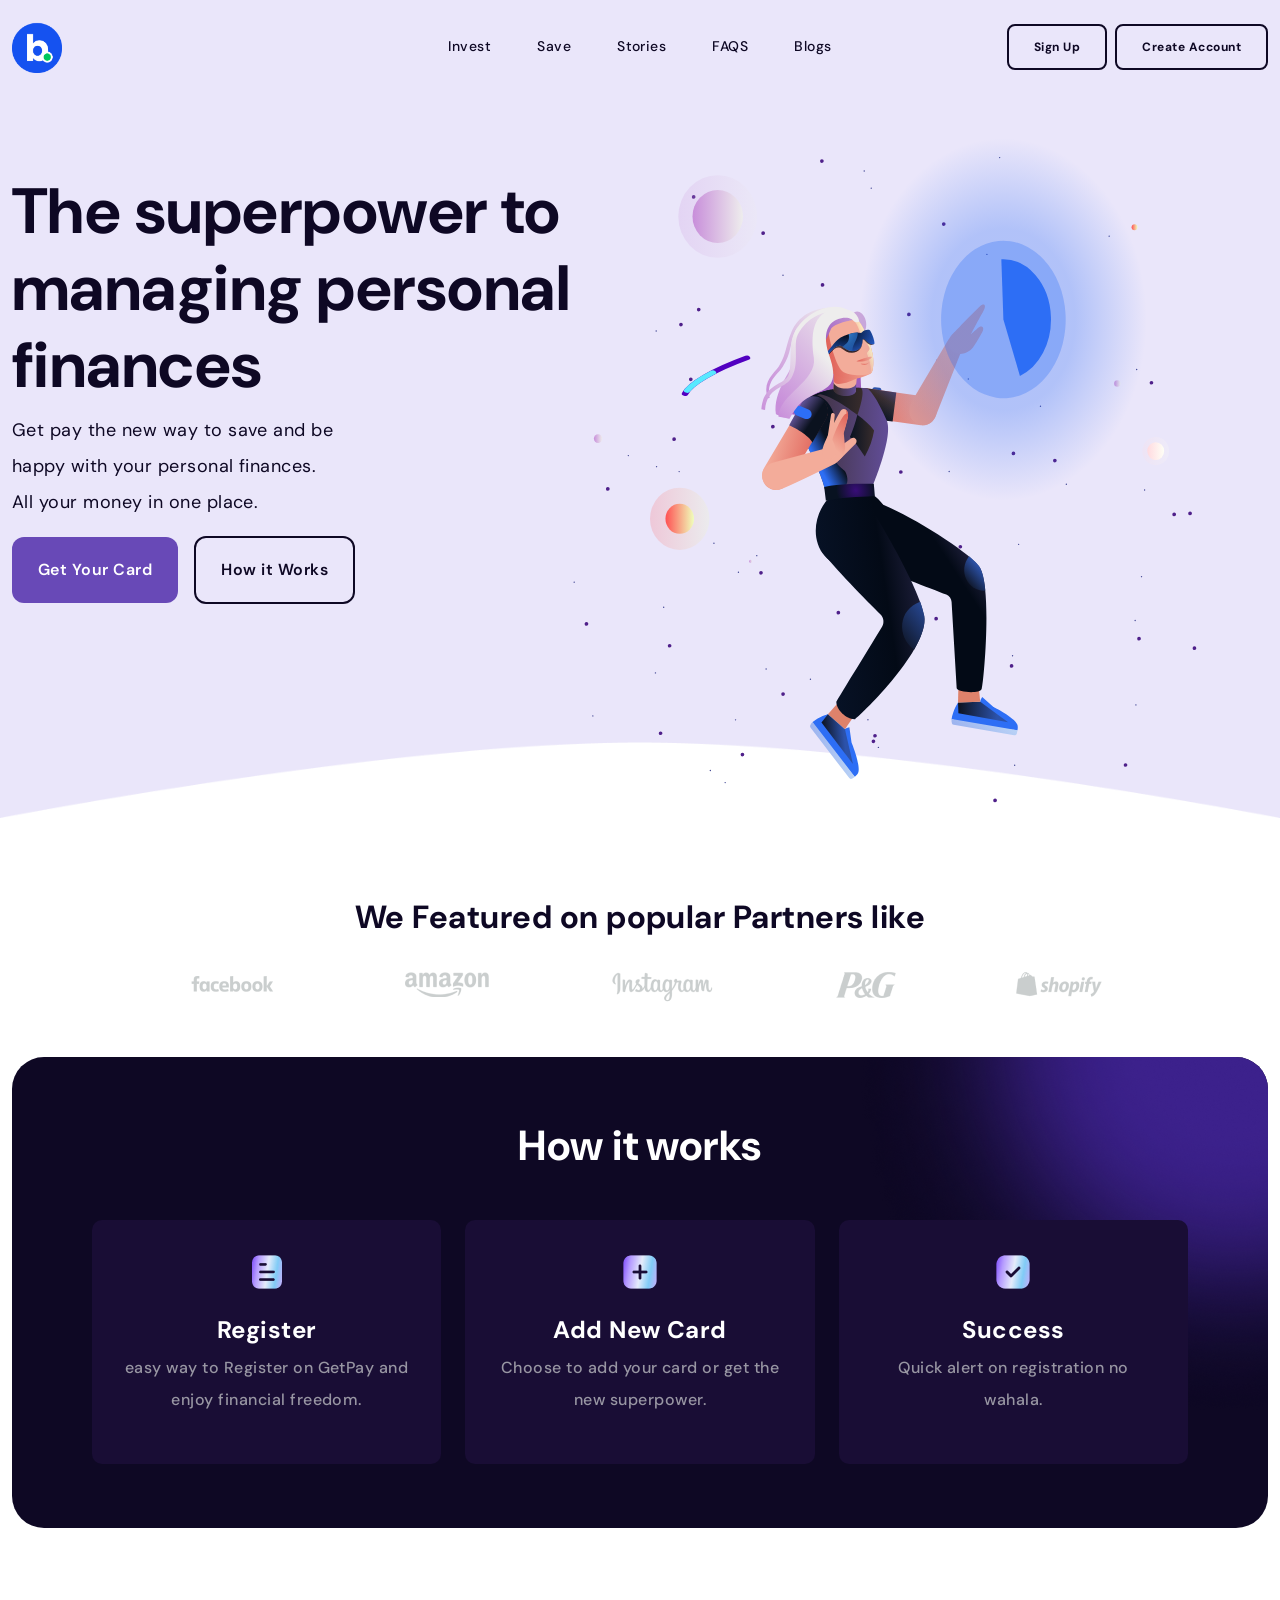
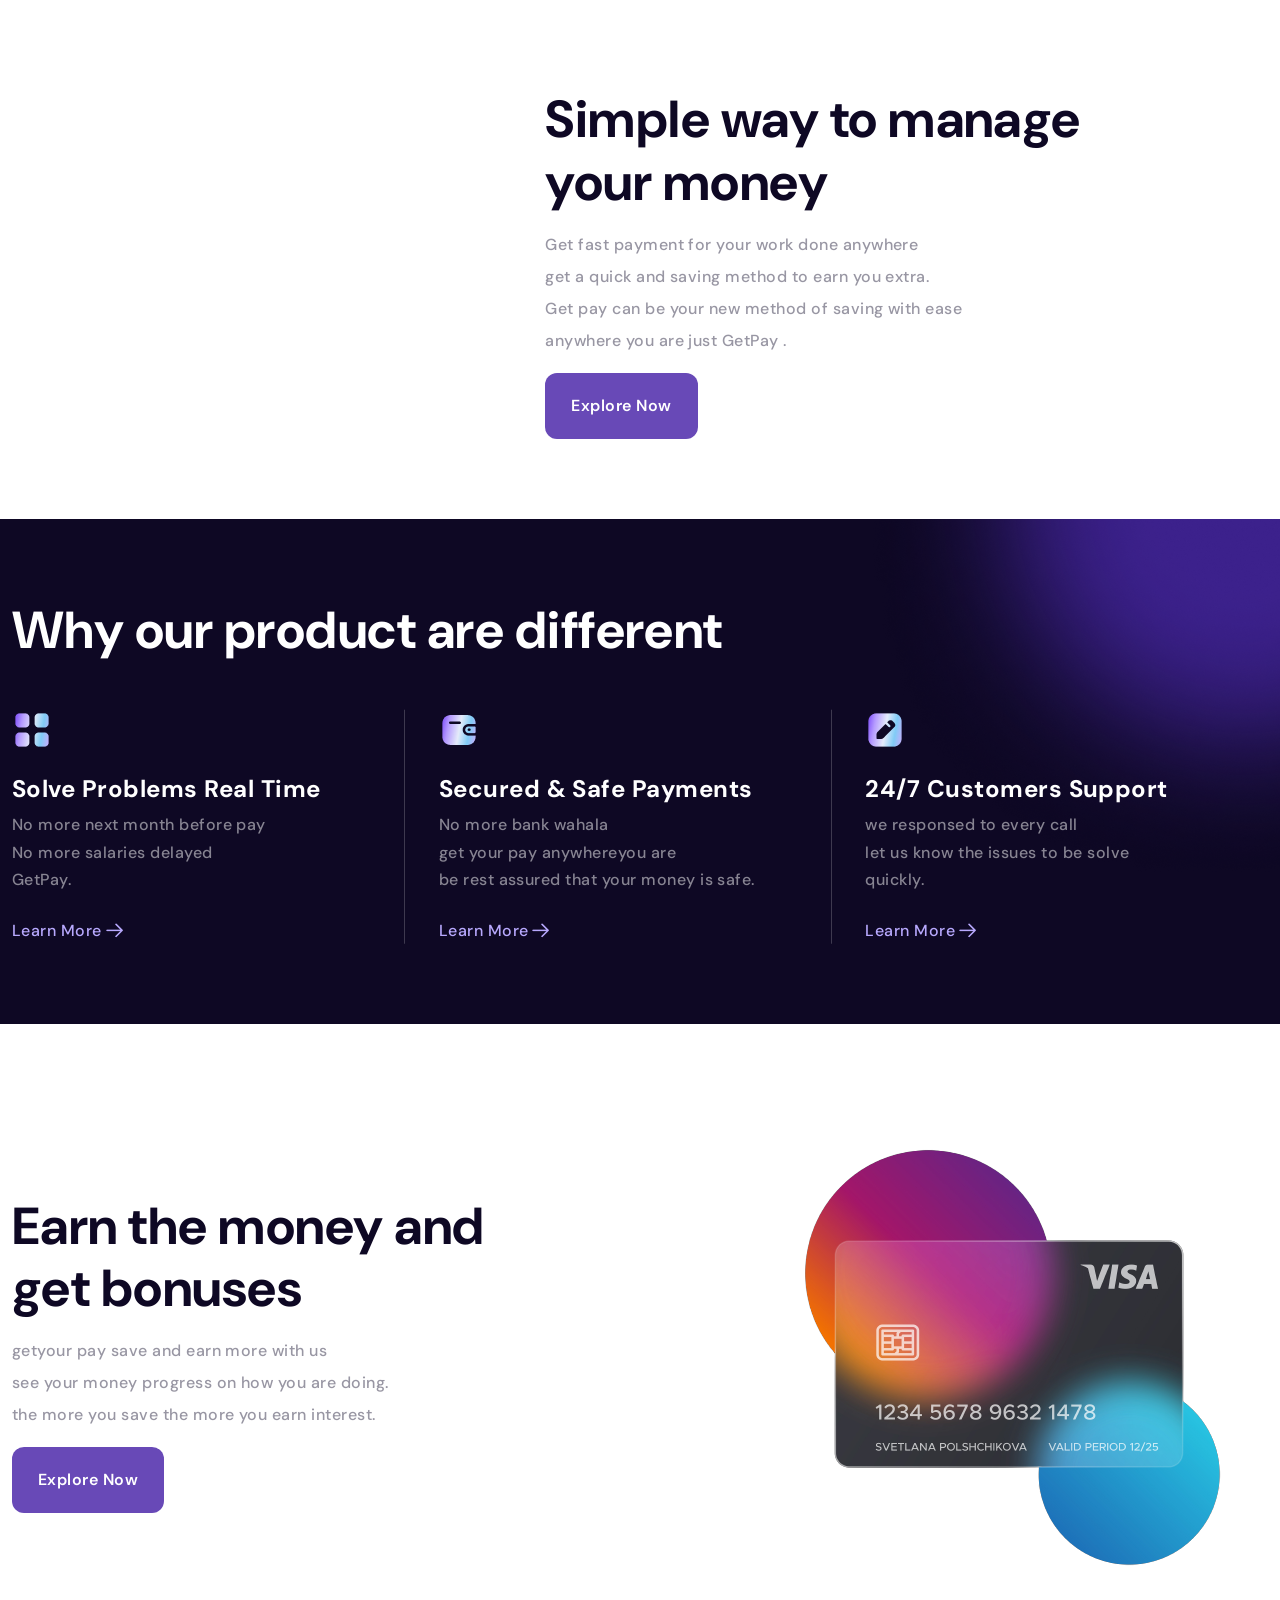
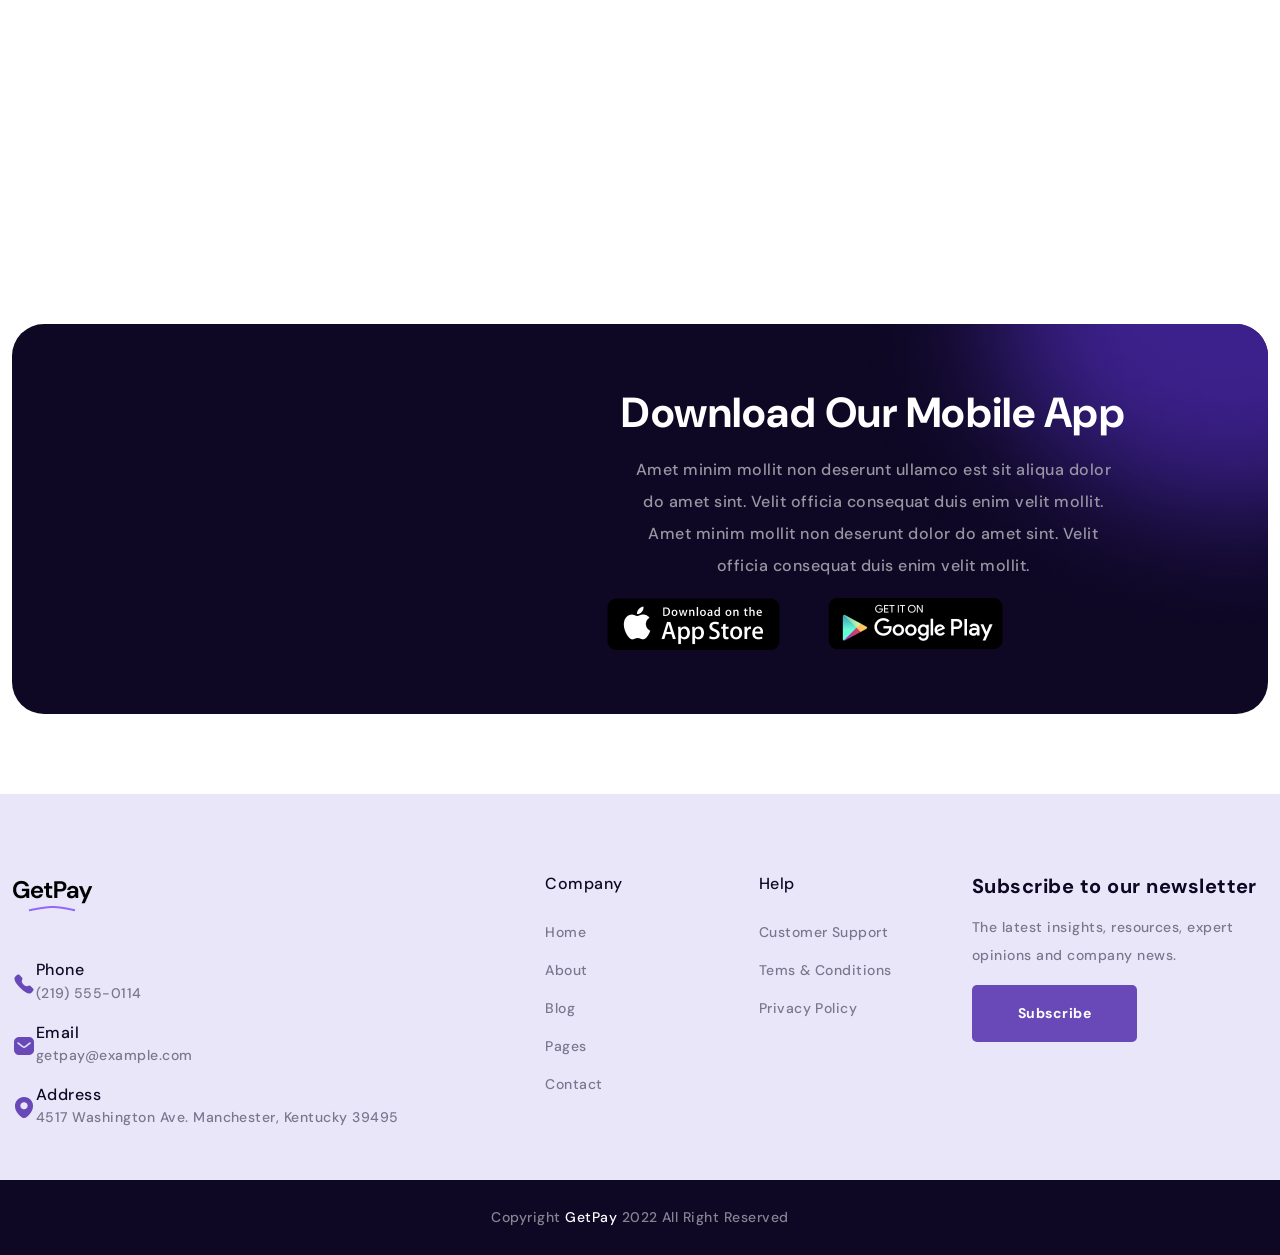
<file: getpay.netlify.app/index.html>
<!DOCTYPE html>
<html lang="en">
<head>
  <meta charset="UTF-8" />
  <meta http-equiv="X-UA-Compatible" content="IE=edge" />
  <meta name="viewport" content="width=device-width, initial-scale=1.0" />
  <title>The Better Way to Save & Invest.</title>
  <link href="https://cdn.jsdelivr.net/npm/bootstrap@5.0.2/dist/css/bootstrap.min.css" rel="stylesheet" integrity="sha384-EVSTQN3/azprG1Anm3QDgpJLIm9Nao0Yz1ztcQTwFspd3yD65VohhpuuCOmLASjC" crossorigin="anonymous">
  <link href="../unpkg.com/aos%402.3.1/dist/aos.css" rel="stylesheet" />
  <link rel="stylesheet" href="./assets/css/font-awesome.min.html" />
  <link rel="stylesheet" href="css/style.css" />
  <link rel="shortcut icon" href="./assests/bloom favicon.png" type="image/x-icon">
  <link rel="stylesheet" href="../unpkg.com/aos%403.0.0-beta.6/dist/aos.css" />
  <link rel="stylesheet" href="../cdnjs.cloudflare.com/ajax/libs/slick-carousel/1.8.1/slick.min.css" />
  <link rel="stylesheet" href="../cdnjs.cloudflare.com/ajax/libs/slick-carousel/1.8.1/slick-theme.min.css" />
</head>

<body>
  <div class="overflow-hidden">
    <div class="position-relative bg__gray-1">
      <nav class="navbar navbar-expand-lg wrapper__navbar position-relative z-2" data-aos="fade-down"
        data-aos-duration="1000" data-aos-delay="300">
        <div class="container position-relative z-2">
          <a class="navbar-brand" href="#">
            <img width="50px" src="./assests/bloom favicon.png" alt="" />
          </a>
          <button class="navbar-toggler nav__button position-relative" type="button" data-toggle="collapse"
            data-target="#navbarSupportedContent" aria-controls="navbarSupportedContent" aria-expanded="false"
            aria-label="Toggle navigation">
            <span></span>
            <span></span>
            <span></span>
          </button>

          <div class="collapse navbar-collapse wrapper__navbar-menu ml-lg-5" id="navbarSupportedContent">
            <ul class="navbar-nav menu__center">
              <li class="nav-item">
                <a class="nav-link medium font__size--14 text__14-1024 color__black active" href="index-2.html">
                  Invest
                </a>
              </li>
              <li class="nav-item">
                <a class="nav-link medium font__size--14 text__14-1024 color__black" href="#">
                  Save
                </a>
              </li>
              <li class="nav-item">
                <a class="nav-link medium font__size--14 text__14-1024 color__black" href="#">
                  Stories
                </a>
              </li>
              <li class="nav-item">
                <a class="nav-link medium font__size--14 text__14-1024 color__black" href="dashboard/index.html">
                  FAQS
                </a>
              </li>
              <li class="nav-item">
                <a class="nav-link medium font__size--14 text__14-1024 color__black" href="#">
                  Blogs
                </a>
              </li>
              <li class="nav-item d-lg-none">
                <a href="#!"
                  class="mt-3 btn btn__outlined--black shadow no__opacity btn__sign bold font__size--12 color__black">Sign
                  Up</a>
              </li>
            </ul>
          </div>

         <div class="d-flex gap-2">
          <a href="../form/register.html"
          class="d-none d-lg-block btn btn__outlined--black shadow no__opacity btn__sign bold font__size--12 color__black">Sign
          Up</a>
        <a href="../register/index.html"
          class="d-none d-lg-block btn btn__outlined--black shadow no__opacity btn__sign bold font__size--12 color__black">Create Account</a>
         </div>
        </div>
      </nav>

      <section id="home" class="position-relative z-2">
        <img src="assests/log-in-girl.svg" width="700px" class="path__1 d-none d-lg-block" alt="" />
        <div class="container position-relative z-2">
          <div class="row">
            <div class="col-lg-6 text-start text-lg-left">
              <h1 class="font__size--64 text__60-1024 text__60-sm bold">
                The superpower to managing personal finances
              </h1>
              <p class="normal font__size--18 text__18-1024 lh-2">
                Get pay the new way to save and be
                <br class="d-none d-sm-block" />
                happy with your personal finances.
                <br class="d-none d-sm-block" />
                All your money in one place.
              </p>

              <div class="d-flex justify-content-center justify-content-lg-start align-items-center">
                <a href="#!"
                  class="btn__original btn btn__purple shadow font__size--16 text__16-1024 semi-bold color__white">Get
                  Your Card</a>
                <a href="#!"
                  class="btn__original btn btn__outlined--black shadow no__opacity color__black font__size--16 text__16-1024 semi-bold color__white ms-3">How
                  it Works</a>
              </div>
            </div>
          </div>
        </div>
      </section>
    </div>
    <img src="assests/asset%202.png" class="w-100" alt="" />

    <section>
      <div class="container">
        <h2 class="text-center bold font__size--32 text__32-1024 mb-4">
          We Featured on popular Partners like
        </h2>

        <div class="wrapper__partner d-flex flex-md-nowrap mb-5 flex-wrap justify-content-center align-items-center">
          <img src="assests/asset%205.png" class="mb-3 mb-md-0" alt="" />
          <img src="assests/asset%206.png" class="mb-3 mb-md-0" alt="" />
          <img src="assests/asset%207.png" class="mb-3 mb-md-0" alt="" />
          <img src="assests/asset%204.png" class="" alt="" />
          <img src="assests/asset%203.png" class="" alt="" />
        </div>

        <div class="wrapper__work-section position-relative overflow-hidden bg__black">
          <img src="assests/asset%208.png" class="path__2" alt="" />
          <div class="position-relative z-2">
            <h3 class="bold font__size--42 text__40-1024 text__40-mm mb-5 color__white text-center">
              How it works
            </h3>
            <div class="row justify-content-center">
              <div class="col-md-6 mb-4 mb-lg-0 col-lg-4">
                <div class="position-relative bg__hover-purple text-center">
                  <div class="wrapper__card-work position-relative z-2 text-center">
                    <img src="assests/asset%209.png" class="mb-4 mx-auto" alt="" />
                    <h5 class="bold font__size--24 text__24-1024 color__white">
                      Register
                    </h5>
                    <p class="medium font__size--16 text__16-1024 color__gray-2 lh-2">
                      easy way to Register on GetPay and enjoy financial freedom.
                    </p>
                  </div>
                </div>
              </div>
              <div class="col-md-6 mb-4 mb-lg-0 col-lg-4">
                <div class="position-relative bg__hover-purple text-center">
                  <div class="wrapper__card-work position-relative z-2 text-center">
                    <img src="assests/asset%2010.png" class="mb-4 mx-auto" alt="" />
                    <h5 class="bold font__size--24 text__24-1024 color__white">
                      Add New Card
                    </h5>
                    <p class="medium font__size--16 text__16-1024 color__gray-2 lh-2">
                      Choose to add your card or get the new superpower.
                    </p>
                  </div>
                </div>
              </div>
              <div class="col-md-6 mb-4 mb-lg-0 col-lg-4">
                <div class="position-relative bg__hover-purple text-center">
                  <div class="wrapper__card-work position-relative z-2 text-center">
                    <img src="assests/asset%2011.png" class="mb-4 mx-auto" alt="" />
                    <h5 class="bold font__size--24 text__24-1024 color__white">
                      Success
                    </h5>
                    <p class="medium font__size--16 text__16-1024 color__gray-2 lh-2">
                      Quick alert on registration no wahala.
                    </p>
                  </div>
                </div>
              </div>
            </div>
          </div>
        </div>
      </div>
    </section>

    <section>
      <div class="container">
        <div class="row">
          <div data-aos="zoom-in-right" class="col-md-5 d-none d-md-block col-lg-4 my-auto">
            <img src="assests/asset%2017.png" alt="" />
          </div>
          <div class="col-md-6 offset-lg-1 my-auto">
            <h2 class="font__size--52 text__50-1024 text__50-sm bold mb-3">
              Simple way to manage your money
            </h2>
            <p class="medium font__size--16 text__16-1024 lh-2 color__gray-2 mb-3">
              Get fast payment for your work done anywhere
              <br class="d-none d-lg-block" />
              get a quick and saving method to earn you extra.
              <br class="d-none d-lg-block" />
              Get pay can be your new method of saving with ease
              <br class="d-none d-lg-block" />
              anywhere you are just GetPay .
            </p>
            <a href="#!"
              class="btn__original btn btn__purple shadow font__size--16 text__16-1024 semi-bold color__white">Explore
              Now</a>
          </div>
        </div>
      </div>
    </section>

    <section class="bg__black position-relative">
      <img src="assests/asset%208.png" class="path__2" alt="" />
      <div class="container position-relative z-2">
        <h2 class="font__size--52 text__50-1024 text__50-sm color__white bold mb-5">
          Why our product are different
        </h2>

        <div class="row justify-content-center">
          <div class="col-md-4 mb-5 mb-md-0 position-relative line__right">
            <img src="assests/asset%2013.png" class="mb-4" alt="" />
            <h5 class="bold font__size--24 text__24-1024 color__white">
              Solve Problems Real Time
            </h5>
            <p class="medium font__size--16 text__16-1024 opacity__5 color__white mb-4">
              No more next month before pay <br class="d-none d-lg-block" />
              No more salaries delayed <br class="d-none d-lg-block" />
              GetPay.
            </p>

            <a href="#!" class="d-inline-block color__purple-2 medium font__size--16 text__16-1024">
              <div class="d-flex align-items-center">
                Learn More
                <img src="assests/asset%2014.png" class="ml-3" alt="" />
              </div>
            </a>
          </div>
          <div class="col-md-4 mb-5 mb-md-0 position-relative line__right">
            <img src="assests/asset%2015.png" class="mb-4" alt="" />
            <h5 class="bold font__size--24 text__24-1024 color__white">
              Secured & Safe Payments
            </h5>
            <p class="medium font__size--16 text__16-1024 opacity__5 color__white mb-4">
              No more bank wahala<br class="d-none d-lg-block" />
              get your pay anywhereyou are <br class="d-none d-lg-block" />
              be rest assured that your money is safe.
            </p>

            <a href="#!" class="d-inline-block color__purple-2 medium font__size--16 text__16-1024">
              <div class="d-flex align-items-center">
                Learn More
                <img src="assests/asset%2014.png" class="ml-3" alt="" />
              </div>
            </a>
          </div>
          <div class="col-md-4 position-relative">
            <img src="assests/asset%2016.png" class="mb-4" alt="" />
            <h5 class="bold font__size--24 text__24-1024 color__white">
              24/7 Customers Support
            </h5>
            <p class="medium font__size--16 text__16-1024 opacity__5 color__white mb-4">
              we responsed to every call <br class="d-none d-lg-block" />
              let us know the issues to be solve <br class="d-none d-lg-block" />
              quickly.
            </p>

            <a href="#!" class="d-inline-block color__purple-2 medium font__size--16 text__16-1024">
              <div class="d-flex align-items-center">
                Learn More
                <img src="assests/asset%2014.png" class="ml-3" alt="" />
              </div>
            </a>
          </div>
        </div>
      </div>
    </section>

    <section>
      <div class="container">
        <div class="row">
          <div class="col-md-6 text-start text-md-left my-auto">
            <h2 class="font__size--52 text__50-1024 text__50-sm bold mb-3">
              Earn the money and <br />
              get bonuses
            </h2>
            <p class="medium font__size--16 text__16-1024 lh-2 color__gray-2 mb-3">
              getyour pay save and earn more with us
              <br class="d-none d-lg-block" />
              see your money progress on how you are doing.
              <br class="d-none d-lg-block" />
              the more you save the more you earn interest.
              <br class="d-none d-lg-block" />

            </p>
            <a href="#!"
              class="btn__original btn btn__purple shadow font__size--16 text__16-1024 semi-bold color__white">Explore
              Now</a>
          </div>
          <div class="col-md-6 d-none d-md-block col-lg-5 offset-lg-1 my-auto">
            <img src="assests/card.png" alt="" />
          </div>
        </div>
      </div>
    </section>

    <section>
      <div class="container mt__10">
        <div class="wrapper__work-section position-relative bg__black">
          <img src="assests/asset%2018.png" class="path__2" alt="" />
          <img data-aos="zoom-in-right" src="assests/asset%2019.png" class="path__3 d-none d-md-block" alt="" />
          <div class="position-relative z-2">
            <div class="row justify-content-end">
              <div class="col-md-7 text-center text-md-left">
                <h3 class="bold font__size--42 text__40-1024 text__40-mm color__white mb-3">
                  Download Our Mobile App
                </h3>
                <p class="medium font__size--16 text__16-1024 lh-2 color__gray-2 mb-3">
                  Amet minim mollit non deserunt ullamco est sit aliqua dolor
                  <br class="d-none d-lg-block" />
                  do amet sint. Velit officia consequat duis enim velit
                  mollit.
                  <br class="d-none d-lg-block" />
                  Amet minim mollit non deserunt dolor do amet sint. Velit
                  <br class="d-none d-lg-block" />
                  officia consequat duis enim velit mollit.
                </p>
                <div class="d-flex justify-content-center justify-content-md-start align-items-right">
                  <a href="#!" class="ml-3 ms-5">
                    <img src="assests/asset%2020.png" alt="" />
                  </a>
                  <a href="#!" class="ml-3 ms-5">
                    <img src="assests/asset%2021.png" alt="" />
                  </a>
                </div>
              </div>
            </div>
          </div>
        </div>
      </div>
    </section>

    <section class="bg__gray-1 pb-0">
      <div class="container">
        <div class="row justify-content-center pb-5">
          <div class="mb-4 mb-lg-0 col-md-6 col-lg-5">
            <a href="#!" class="d-inline-block mb-5">
              <img src="assests/asset%200.png" alt="" />
            </a>
            <div class="d-flex text-left align-items-center mb-3">
              <img src="assests/asset%2022.png" class="object-fit-content" alt="" />
              <div class="desc ml-3">
                <h5 class="medium color__black font__size--16 text__16-1024 text__16-1024 mb-0">
                  Phone
                </h5>
                <p class="medium color__black font__size--14 text__14-1024 text__14-1024 opacity__5 mb-0">
                  (219) 555-0114
                </p>
              </div>
            </div>
            <div class="d-flex text-left align-items-center mb-3">
              <img src="assests/asset%2023.png" class="object-fit-content" alt="" />
              <div class="desc ml-3">
                <h5 class="medium color__black font__size--16 text__16-1024 text__16-1024 mb-0">
                  Email
                </h5>
                <p class="medium color__black font__size--14 text__14-1024 text__14-1024 opacity__5 mb-0">
                  getpay@example.com
                </p>
              </div>
            </div>
            <div class="d-flex text-left align-items-center">
              <img src="assests/asset%2024.png" class="object-fit-content" alt="" />
              <div class="desc ml-3">
                <h5 class="medium color__black font__size--16 text__16-1024 text__16-1024 mb-0">
                  Address
                </h5>
                <p class="medium color__black font__size--14 text__14-1024 text__14-1024 opacity__5 mb-0">
                  4517 Washington Ave. Manchester, Kentucky 39495
                </p>
              </div>
            </div>
          </div>
          <div class="mb-4 mb-lg-0 col-6 col-lg-2">
            <h5 class="medium color__black font__size--16 text__16-1024 text__16-1024 mb-4">
              Company
            </h5>
            <ul class="list__footer">
              <li>
                <a href="#!"
                  class="medium font__size--14 text__14-1024 text__14-1024 color__black opacity__5 hover">Home</a>
              </li>
              <li>
                <a href="#!"
                  class="medium font__size--14 text__14-1024 text__14-1024 color__black opacity__5 hover">About</a>
              </li>
              <li>
                <a href="#!"
                  class="medium font__size--14 text__14-1024 text__14-1024 color__black opacity__5 hover">Blog</a>
              </li>
              <li>
                <a href="#!"
                  class="medium font__size--14 text__14-1024 text__14-1024 color__black opacity__5 hover">Pages</a>
              </li>
              <li>
                <a href="#!"
                  class="medium font__size--14 text__14-1024 text__14-1024 color__black opacity__5 hover">Contact</a>
              </li>
            </ul>
          </div>
          <div class="mb-4 mb-lg-0 col-6 col-lg-2">
            <h5 class="medium color__black font__size--16 text__16-1024 text__16-1024 mb-4">
              Help
            </h5>
            <ul class="list__footer">
              <li>
                <a href="#!"
                  class="medium font__size--14 text__14-1024 text__14-1024 color__black opacity__5 hover">Customer
                  Support</a>
              </li>
              <li>
                <a href="#!"
                  class="medium font__size--14 text__14-1024 text__14-1024 color__black opacity__5 hover">Tems &
                  Conditions</a>
              </li>
              <li>
                <a href="#!"
                  class="medium font__size--14 text__14-1024 text__14-1024 color__black opacity__5 hover">Privacy
                  Policy</a>
              </li>
            </ul>
          </div>
          <div class="col-md-6 col-lg-3">
            <h5 class="bold color__black font__size--20 mb-0">
              Subscribe to our newsletter
            </h5>
            <p class="medium color__black font__size--14 text__14-1024 text__14-1024 opacity__5 my-3">
              The latest insights, resources, expert opinions and company
              news.
            </p>
            <a href="#!"
              class="bold font__size--14 text__14-1024 d-inline-block btn btn__purple shadow color__white">Subscribe</a>
          </div>
        </div>
      </div>
      <div class="text-center bg__black medium font__size--14 text__14-1024 text__14-1024 py-4">
        <span class="color__white opacity__5">Copyright</span>
        <span class="color__white">GetPay</span>
        <span class="color__white opacity__5">2022 All Right Reserved</span>
      </div>
    </section>
  </div>

  <script src="assets/js/jquery.min.html"></script>
  <script src="../cdn.jsdelivr.net/npm/bootstrap%405.0.2/dist/js/bootstrap.bundle.min.js"
    integrity="sha384-MrcW6ZMFYlzcLA8Nl+NtUVF0sA7MsXsP1UyJoMp4YLEuNSfAP+JcXn/tWtIaxVXM"
    crossorigin="anonymous"></script>
  <script src="../cdn.jsdelivr.net/npm/%40popperjs/core%402.9.2/dist/umd/popper.min.js"
    integrity="sha384-IQsoLXl5PILFhosVNubq5LC7Qb9DXgDA9i+tQ8Zj3iwWAwPtgFTxbJ8NT4GN1R8p"
    crossorigin="anonymous"></script>
  <script src="../cdn.jsdelivr.net/npm/bootstrap%405.0.2/dist/js/bootstrap.min.js"
    integrity="sha384-cVKIPhGWiC2Al4u+LWgxfKTRIcfu0JTxR+EQDz/bgldoEyl4H0zUF0QKbrJ0EcQF"
    crossorigin="anonymous"></script>
  <script src="../unpkg.com/aos%403.0.0-beta.6/dist/aos.js"></script>
  <script src="../cdnjs.cloudflare.com/ajax/libs/slick-carousel/1.8.1/slick.min.js"></script>
  <script type="text/javascript">
    AOS.init();
  </script>
</body>


</html>
</file>
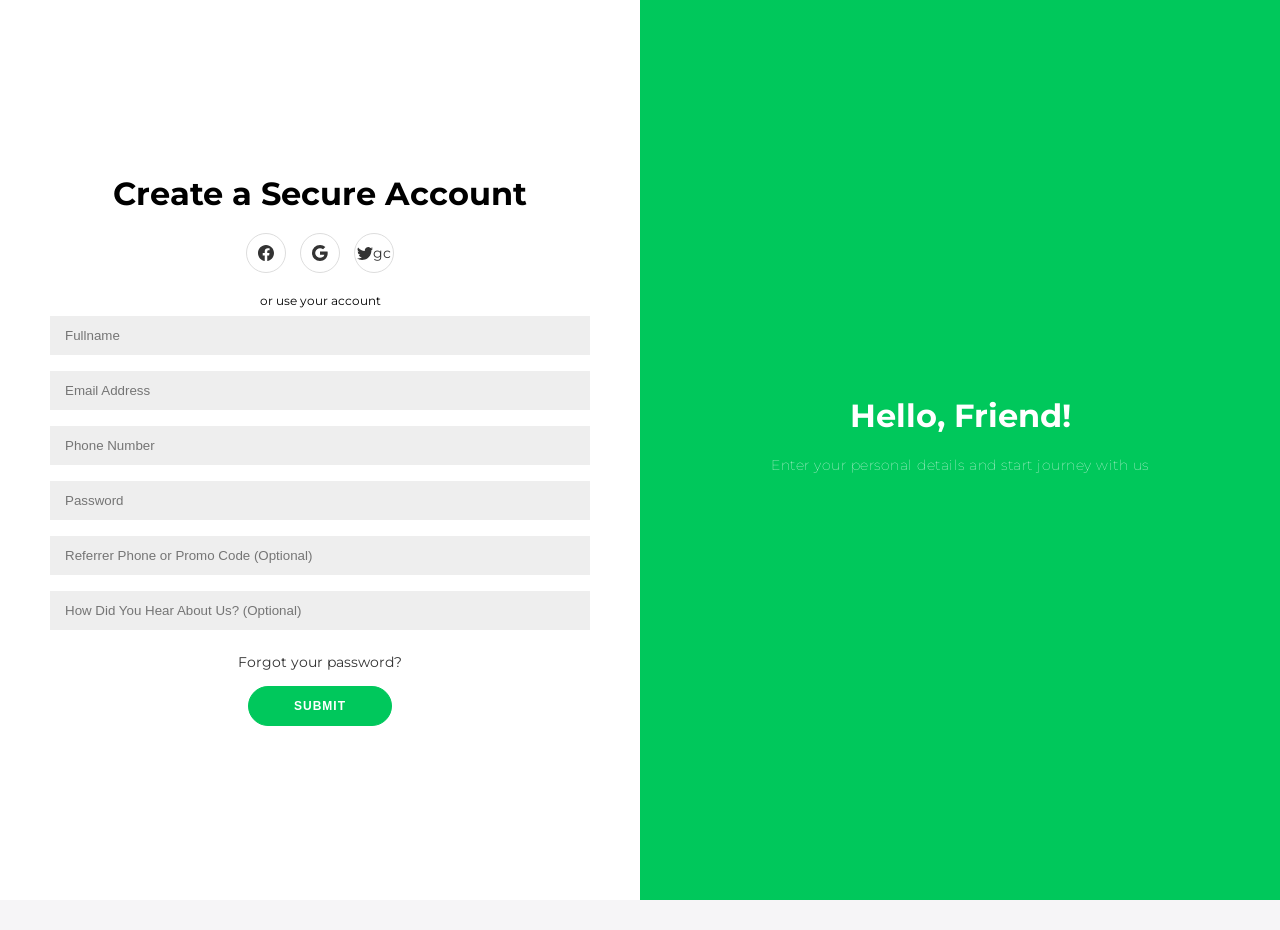
<file: register/index.html>
<!DOCTYPE html>
<html lang="en">
<head>
    <meta charset="UTF-8">
    <meta http-equiv="X-UA-Compatible" content="IE=edge">
    <meta name="viewport" content="width=device-width, initial-scale=1.0">
    <title>Register || Bloom</title>
    <link rel="shortcut icon" href="/getpay.netlify.app/assests/bloom favicon.png" type="image/x-icon">
    <link rel="stylesheet" href="../register/index.css">
</head>
<body>
<!-- <div class="container" id="container">
	<div class="form-container sign-up-container">
		<form action="#">
			<h1>Create Account</h1>
			<div class="social-container">
				<a href="#" class="social"><i class="fab fa-facebook-f"></i></a>
				<a href="#" class="social"><i class="fab fa-google-plus-g"></i></a>
				<a href="#" class="social"><i class="fab fa-linkedin-in"></i></a>
			</div>
			<span>or use your email for registration</span>
			<input type="text" placeholder="Name" />
			<input type="email" placeholder="Email" />
			<input type="password" placeholder="Password" />
			<button>Sign Up</button>
		</form>
	</div> -->
	<div class="form-container sign-in-container">
		<form action="#">
			<h1>Create a Secure Account</h1>
			<div class="social-container">
				<a href="#" class="social"><svg xmlns="http://www.w3.org/2000/svg" width="16" height="16" fill="currentColor" class="bi bi-facebook" viewBox="0 0 16 16">
                    <path d="M16 8.049c0-4.446-3.582-8.05-8-8.05C3.58 0-.002 3.603-.002 8.05c0 4.017 2.926 7.347 6.75 7.951v-5.625h-2.03V8.05H6.75V6.275c0-2.017 1.195-3.131 3.022-3.131.876 0 1.791.157 1.791.157v1.98h-1.009c-.993 0-1.303.621-1.303 1.258v1.51h2.218l-.354 2.326H9.25V16c3.824-.604 6.75-3.934 6.75-7.951z"/>
                  </svg></i></a>
				<a href="#" class="social"><svg xmlns="http://www.w3.org/2000/svg" width="16" height="16" fill="currentColor" class="bi bi-google" viewBox="0 0 16 16">
                    <path d="M15.545 6.558a9.42 9.42 0 0 1 .139 1.626c0 2.434-.87 4.492-2.384 5.885h.002C11.978 15.292 10.158 16 8 16A8 8 0 1 1 8 0a7.689 7.689 0 0 1 5.352 2.082l-2.284 2.284A4.347 4.347 0 0 0 8 3.166c-2.087 0-3.86 1.408-4.492 3.304a4.792 4.792 0 0 0 0 3.063h.003c.635 1.893 2.405 3.301 4.492 3.301 1.078 0 2.004-.276 2.722-.764h-.003a3.702 3.702 0 0 0 1.599-2.431H8v-3.08h7.545z"/>
                  </svg></i></a>
				<a href="#" class="social"><svg xmlns="http://www.w3.org/2000/svg" width="16" height="16" fill="currentColor" class="bi bi-twitter" viewBox="0 0 16 16">
                    <path d="M5.026 15c6.038 0 9.341-5.003 9.341-9.334 0-.14 0-.282-.006-.422A6.685 6.685 0 0 0 16 3.542a6.658 6.658 0 0 1-1.889.518 3.301 3.301 0 0 0 1.447-1.817 6.533 6.533 0 0 1-2.087.793A3.286 3.286 0 0 0 7.875 6.03a9.325 9.325 0 0 1-6.767-3.429 3.289 3.289 0 0 0 1.018 4.382A3.323 3.323 0 0 1 .64 6.575v.045a3.288 3.288 0 0 0 2.632 3.218 3.203 3.203 0 0 1-.865.115 3.23 3.23 0 0 1-.614-.057 3.283 3.283 0 0 0 3.067 2.277A6.588 6.588 0 0 1 .78 13.58a6.32 6.32 0 0 1-.78-.045A9.344 9.344 0 0 0 5.026 15z"/>
                  </svg>gc </i></a>
			</div>
			<span>or use your account</span>
			<input type="Fullname" placeholder="Fullname" />
			<input type="email" placeholder="Email Address" />
			<input type="number" placeholder="Phone Number" />
			<input type="password" placeholder="Password" />
			<input type="text" placeholder="Referrer Phone or Promo Code (Optional)" />
			<input type="text" placeholder="How Did You Hear About Us? (Optional)" />
			<a href="#">Forgot your password?</a>
			<button>Submit</button>
		</form>
	</div>
	<div class="overlay-container">
		<div class="overlay">
			<!-- <div class="overlay-panel overlay-left">
				<h1>Welcome Back!</h1>
				<p>To keep connected with us please login with your personal info</p>
				<button class="ghost" id="signIn">Sign In</button>
			</div> -->
			<div class="overlay-panel overlay-right">
				<h1>Hello, Friend!</h1>
				<p>Enter your personal details and start journey with us</p>
				<!-- <button class="ghost" id="signUp">Sign Up</button> -->
			</div>
		</div>
	</div>
</div>


</body>
</html>
</file>
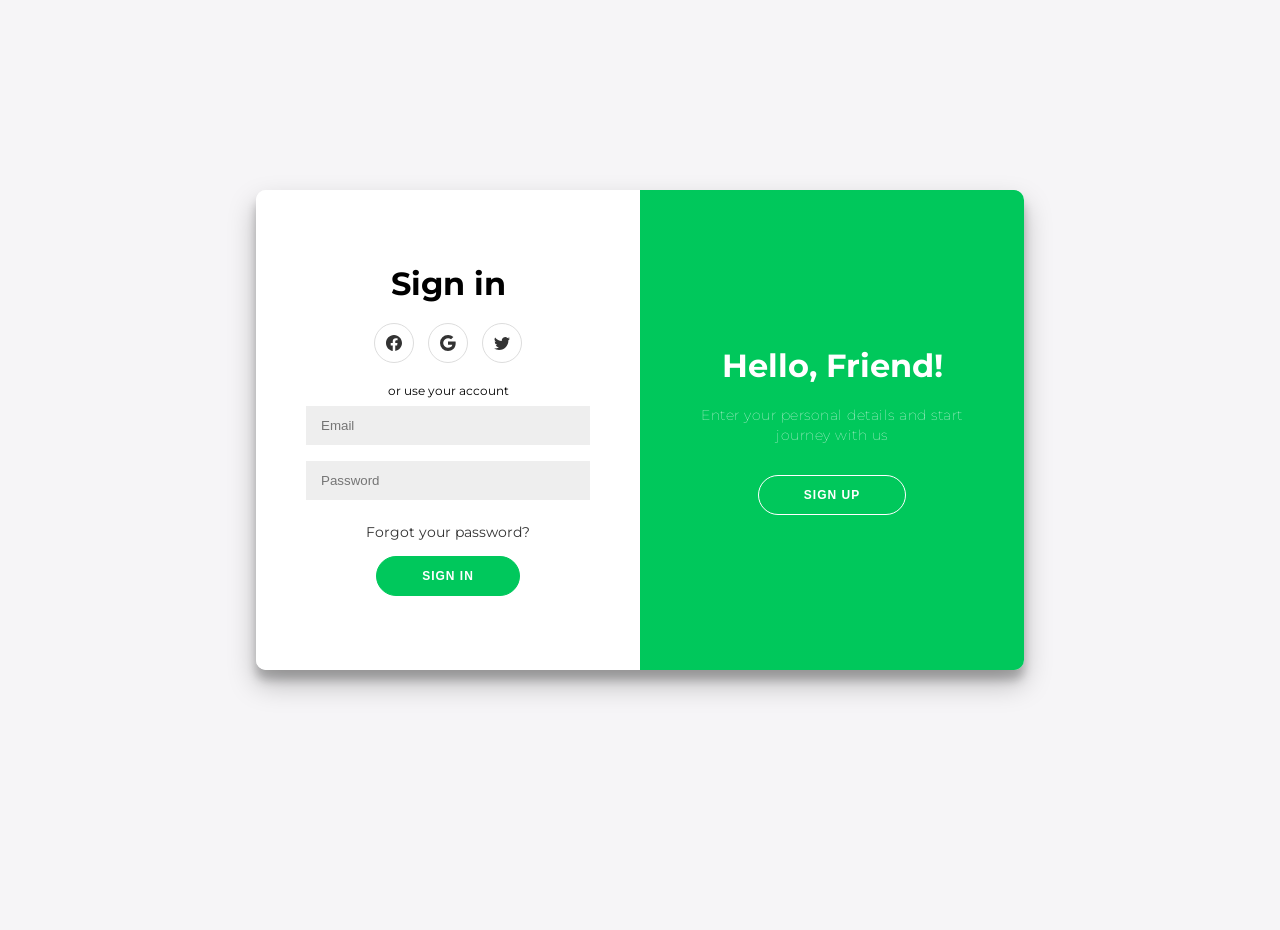
<file: form/register.html>
<!DOCTYPE html>
<html lang="en">
<head>
    <meta charset="UTF-8">
    <meta http-equiv="X-UA-Compatible" content="IE=edge">
    <meta name="viewport" content="width=device-width, initial-scale=1.0">
    <title>Bloom || register </title>
    <link rel="shortcut icon" href="../getpay.netlify.app/assests/bloom favicon.png" type="image/x-icon">
    <link rel="stylesheet" href="../form/register.css">
</head>
<body>
    <div class="container" id="container">
        <div class="form-container sign-up-container">
            <form action="#">
                <h1>Create Account</h1>
                <div class="social-container">
                    <a href="#" class="social"><svg xmlns="http://www.w3.org/2000/svg" width="16" height="16" fill="currentColor" class="bi bi-facebook" viewBox="0 0 16 16">
                        <path d="M16 8.049c0-4.446-3.582-8.05-8-8.05C3.58 0-.002 3.603-.002 8.05c0 4.017 2.926 7.347 6.75 7.951v-5.625h-2.03V8.05H6.75V6.275c0-2.017 1.195-3.131 3.022-3.131.876 0 1.791.157 1.791.157v1.98h-1.009c-.993 0-1.303.621-1.303 1.258v1.51h2.218l-.354 2.326H9.25V16c3.824-.604 6.75-3.934 6.75-7.951z"/>
                      </svg></i></a>
                    <a href="#" class="social"><svg xmlns="http://www.w3.org/2000/svg" width="16" height="16" fill="currentColor" class="bi bi-google" viewBox="0 0 16 16">
                        <path d="M15.545 6.558a9.42 9.42 0 0 1 .139 1.626c0 2.434-.87 4.492-2.384 5.885h.002C11.978 15.292 10.158 16 8 16A8 8 0 1 1 8 0a7.689 7.689 0 0 1 5.352 2.082l-2.284 2.284A4.347 4.347 0 0 0 8 3.166c-2.087 0-3.86 1.408-4.492 3.304a4.792 4.792 0 0 0 0 3.063h.003c.635 1.893 2.405 3.301 4.492 3.301 1.078 0 2.004-.276 2.722-.764h-.003a3.702 3.702 0 0 0 1.599-2.431H8v-3.08h7.545z"/>
                      </svg></i></a>
                    <a href="#" class="social"><svg xmlns="http://www.w3.org/2000/svg" width="16" height="16" fill="currentColor" class="bi bi-twitter" viewBox="0 0 16 16">
                        <path d="M5.026 15c6.038 0 9.341-5.003 9.341-9.334 0-.14 0-.282-.006-.422A6.685 6.685 0 0 0 16 3.542a6.658 6.658 0 0 1-1.889.518 3.301 3.301 0 0 0 1.447-1.817 6.533 6.533 0 0 1-2.087.793A3.286 3.286 0 0 0 7.875 6.03a9.325 9.325 0 0 1-6.767-3.429 3.289 3.289 0 0 0 1.018 4.382A3.323 3.323 0 0 1 .64 6.575v.045a3.288 3.288 0 0 0 2.632 3.218 3.203 3.203 0 0 1-.865.115 3.23 3.23 0 0 1-.614-.057 3.283 3.283 0 0 0 3.067 2.277A6.588 6.588 0 0 1 .78 13.58a6.32 6.32 0 0 1-.78-.045A9.344 9.344 0 0 0 5.026 15z"/>
                      </svg></i></a>
                </div>
                <span>or use your email for registration</span>
                <input type="text" placeholder="Name" />
                <input type="email" placeholder="Email" />
                <input type="password" placeholder="Password" />
                <button>Sign Up</button>
            </form>
        </div>
        <div class="form-container sign-in-container">
            <form action="#">
                <h1>Sign in</h1>
                <div class="social-container">
                    <a href="#" class="social"><svg xmlns="http://www.w3.org/2000/svg" width="16" height="16" fill="currentColor" class="bi bi-facebook" viewBox="0 0 16 16">
                        <path d="M16 8.049c0-4.446-3.582-8.05-8-8.05C3.58 0-.002 3.603-.002 8.05c0 4.017 2.926 7.347 6.75 7.951v-5.625h-2.03V8.05H6.75V6.275c0-2.017 1.195-3.131 3.022-3.131.876 0 1.791.157 1.791.157v1.98h-1.009c-.993 0-1.303.621-1.303 1.258v1.51h2.218l-.354 2.326H9.25V16c3.824-.604 6.75-3.934 6.75-7.951z"/>
                      </svg></i></a>
                    <a href="#" class="social"><svg xmlns="http://www.w3.org/2000/svg" width="16" height="16" fill="currentColor" class="bi bi-google" viewBox="0 0 16 16">
                        <path d="M15.545 6.558a9.42 9.42 0 0 1 .139 1.626c0 2.434-.87 4.492-2.384 5.885h.002C11.978 15.292 10.158 16 8 16A8 8 0 1 1 8 0a7.689 7.689 0 0 1 5.352 2.082l-2.284 2.284A4.347 4.347 0 0 0 8 3.166c-2.087 0-3.86 1.408-4.492 3.304a4.792 4.792 0 0 0 0 3.063h.003c.635 1.893 2.405 3.301 4.492 3.301 1.078 0 2.004-.276 2.722-.764h-.003a3.702 3.702 0 0 0 1.599-2.431H8v-3.08h7.545z"/>
                      </svg></i></a>
                    <a href="#" class="social"><svg xmlns="http://www.w3.org/2000/svg" width="16" height="16" fill="currentColor" class="bi bi-twitter" viewBox="0 0 16 16">
                        <path d="M5.026 15c6.038 0 9.341-5.003 9.341-9.334 0-.14 0-.282-.006-.422A6.685 6.685 0 0 0 16 3.542a6.658 6.658 0 0 1-1.889.518 3.301 3.301 0 0 0 1.447-1.817 6.533 6.533 0 0 1-2.087.793A3.286 3.286 0 0 0 7.875 6.03a9.325 9.325 0 0 1-6.767-3.429 3.289 3.289 0 0 0 1.018 4.382A3.323 3.323 0 0 1 .64 6.575v.045a3.288 3.288 0 0 0 2.632 3.218 3.203 3.203 0 0 1-.865.115 3.23 3.23 0 0 1-.614-.057 3.283 3.283 0 0 0 3.067 2.277A6.588 6.588 0 0 1 .78 13.58a6.32 6.32 0 0 1-.78-.045A9.344 9.344 0 0 0 5.026 15z"/>
                      </svg></i></a>
                </div>
                <span>or use your account</span>
                <input type="email" placeholder="Email" />
                <input type="password" placeholder="Password" />
                <a href="#">Forgot your password?</a>
                <button>Sign In</button>
            </form>
        </div>
        <div class="overlay-container">
            <div class="overlay">
                <div class="overlay-panel overlay-left">
                    <h1>Welcome Back!</h1>
                    <p>To keep connected with us please login with your personal info</p>
                    <button class="ghost" id="signIn">Sign In</button>
                </div>
                <div class="overlay-panel overlay-right">
                    <h1>Hello, Friend!</h1>
                    <p>Enter your personal details and start journey with us</p>
                    <button class="ghost" id="signUp">Sign Up</button>
                </div>
            </div>
        </div>
    </div>
    <script src="../form/register.js"></script>
</body>
</html>
</file>
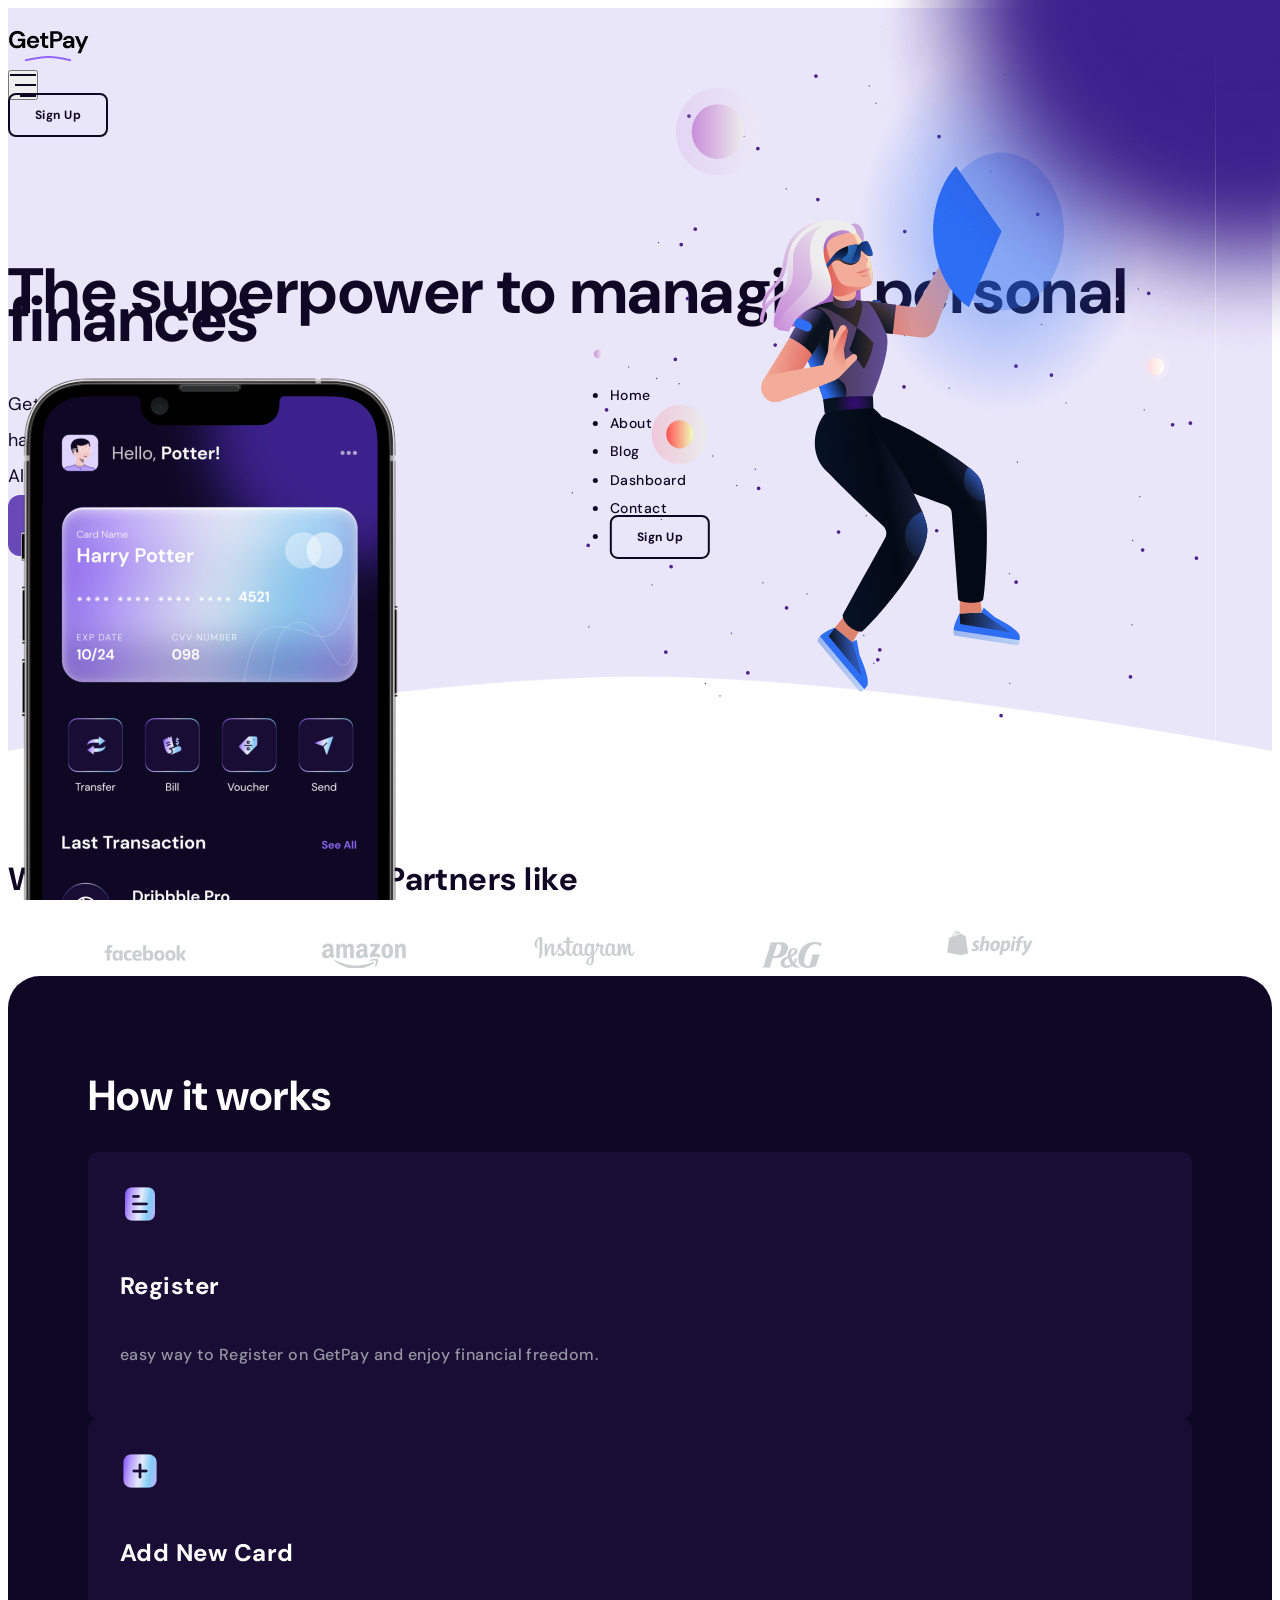
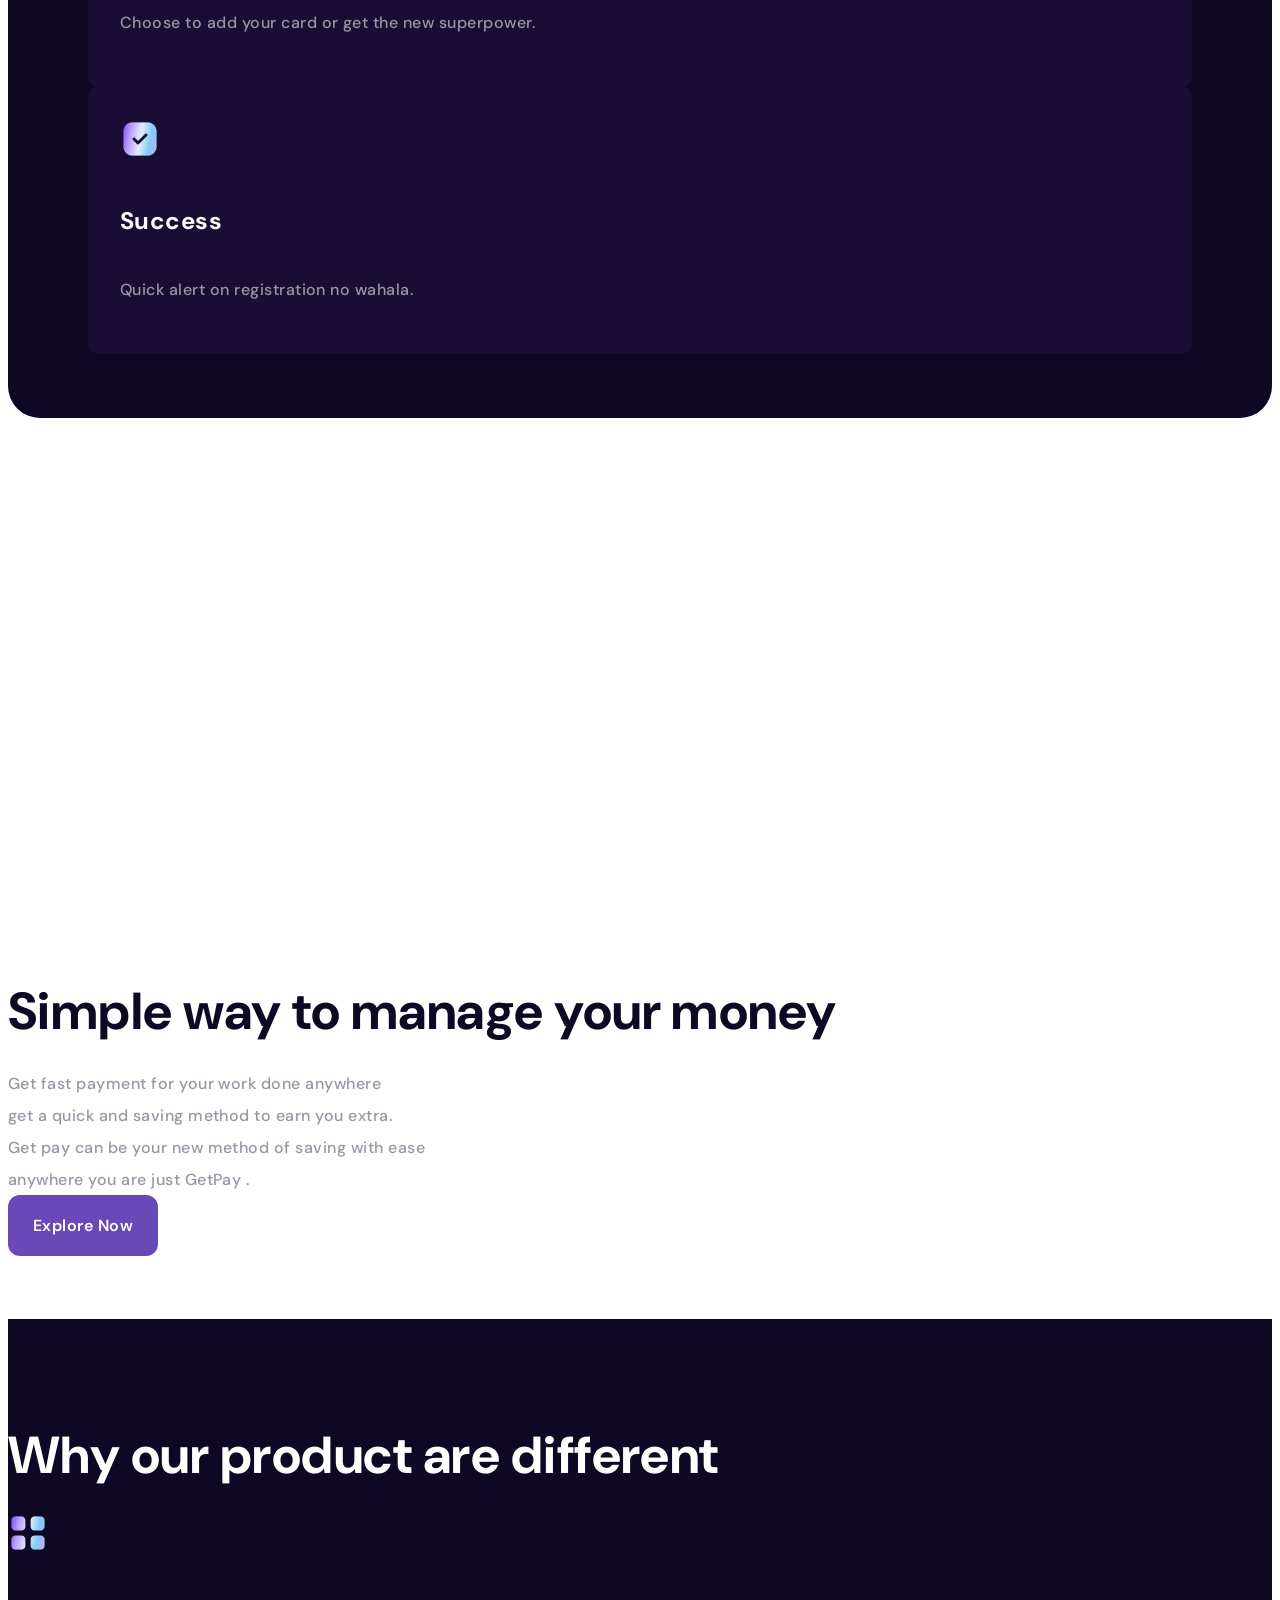
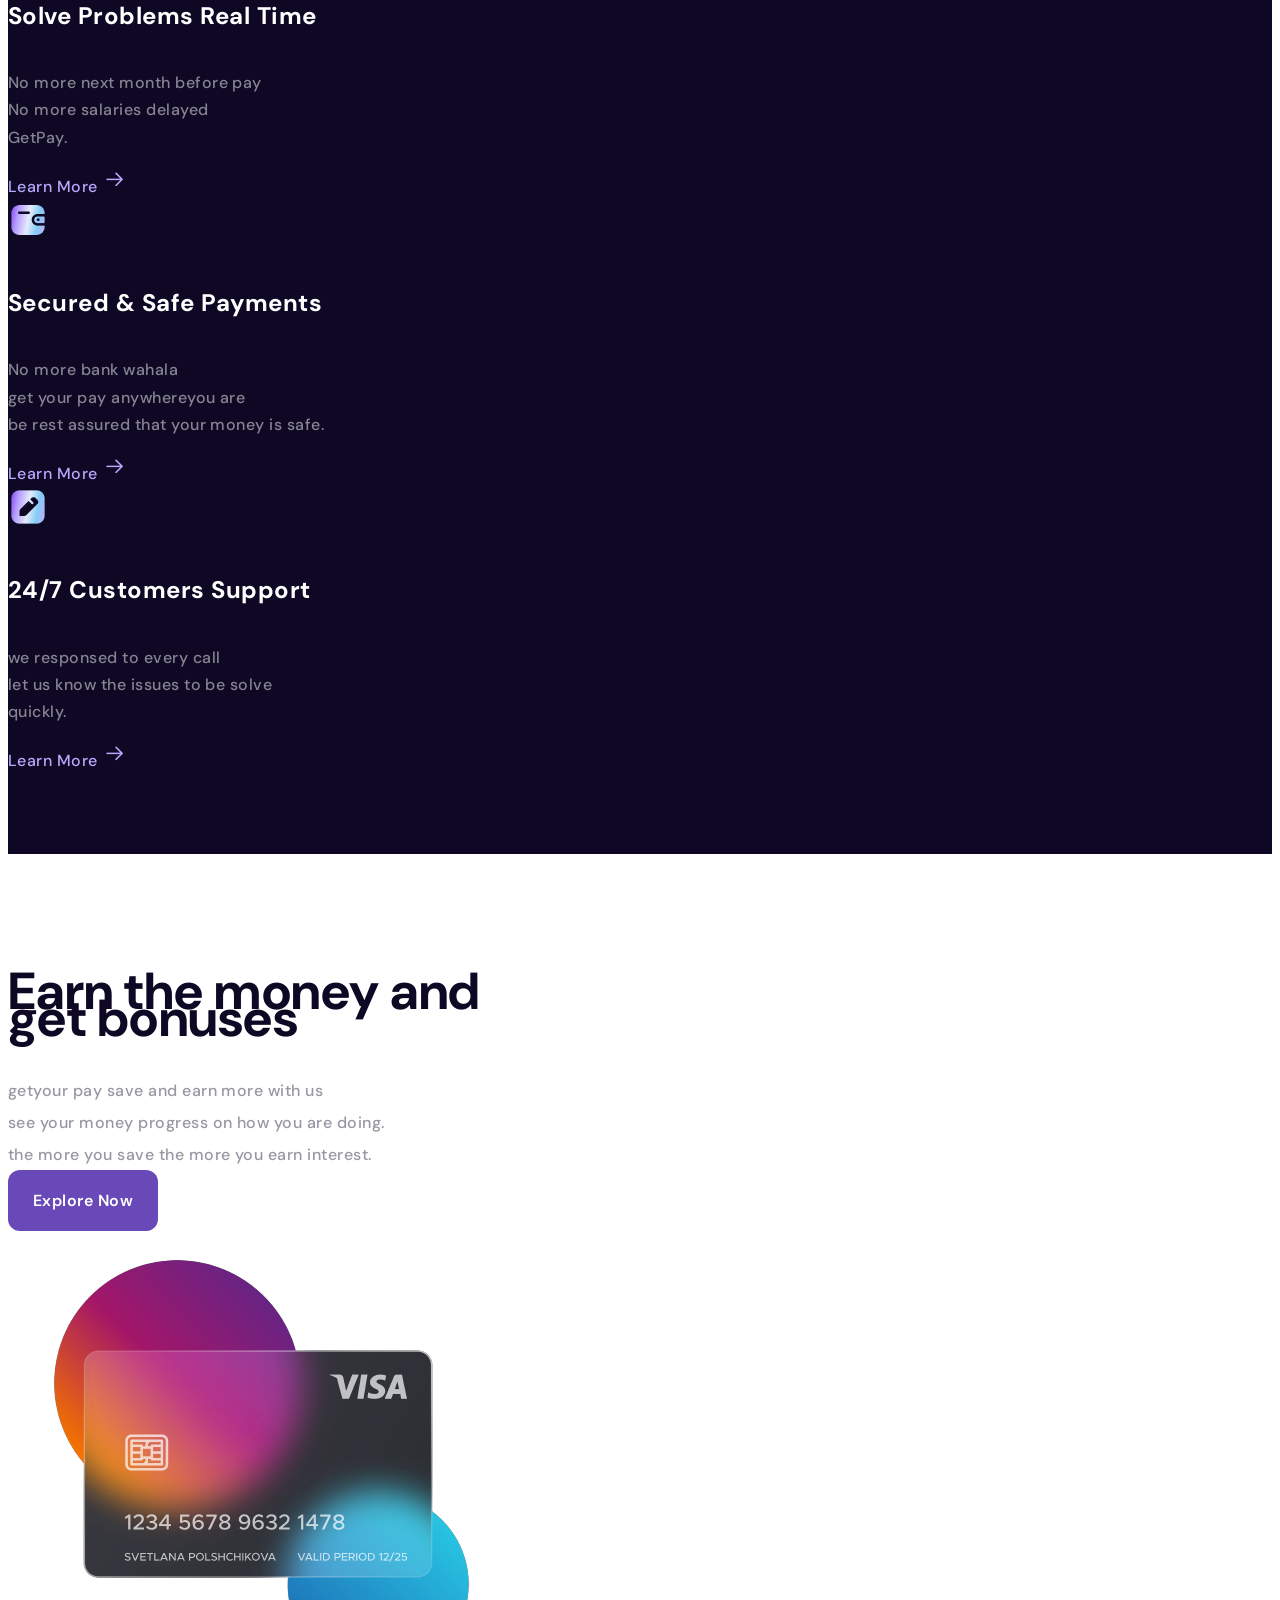
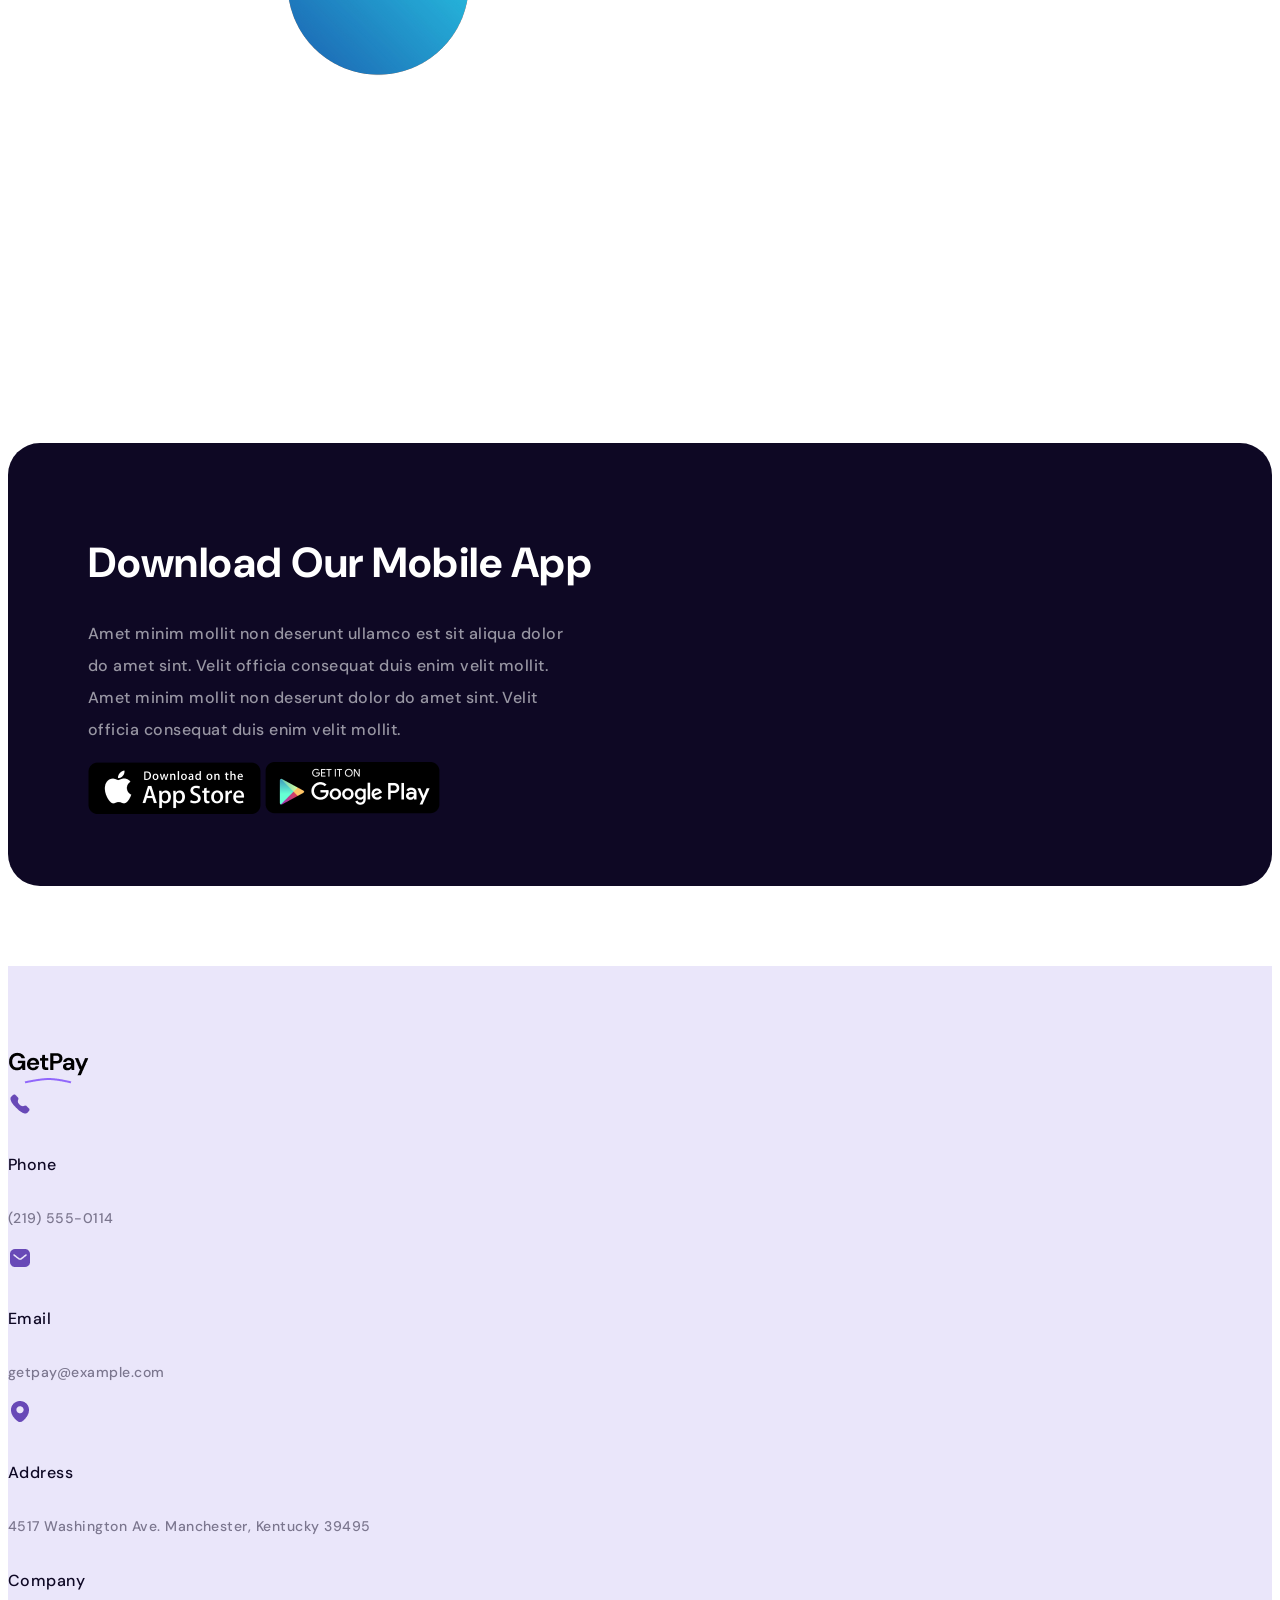
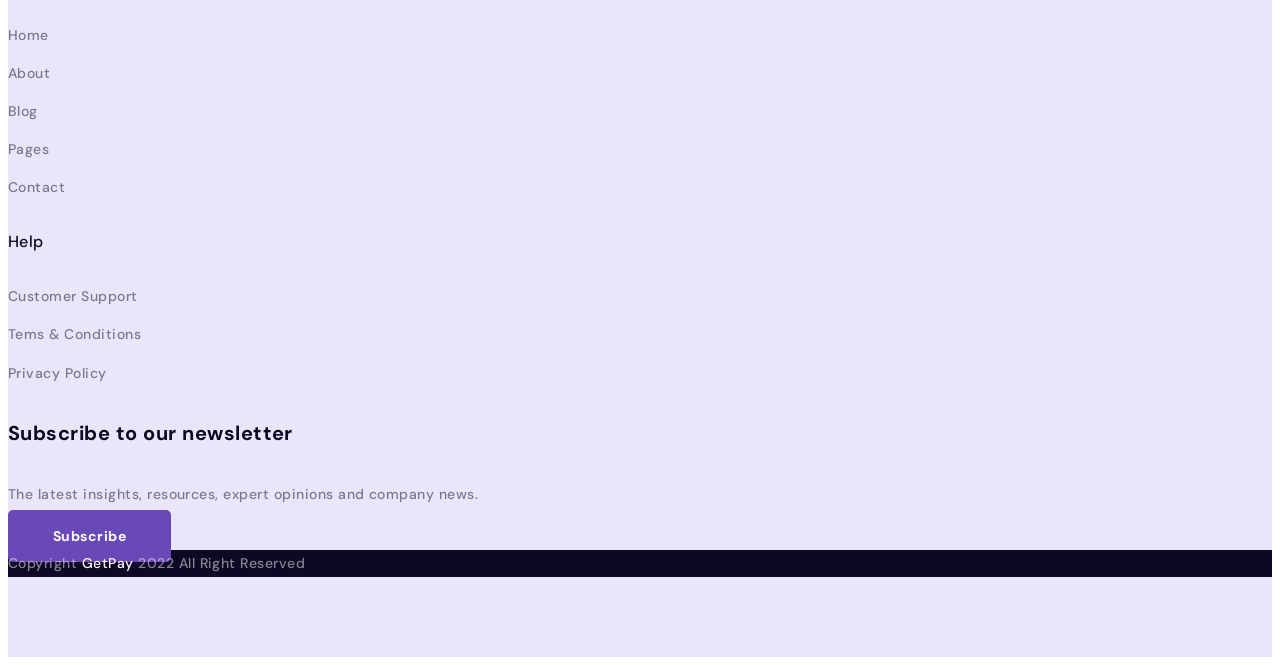
<file: getpay.netlify.app/index-2.html>
<!DOCTYPE html>
<html lang="en">


<!-- Mirrored from getpay.netlify.app/index.html by HTTrack Website Copier/3.x [XR&CO'2014], Tue, 18 Oct 2022 18:04:59 GMT -->
<!-- Added by HTTrack --><meta http-equiv="content-type" content="text/html;charset=UTF-8" /><!-- /Added by HTTrack -->
<head>
  <meta charset="UTF-8" />
  <meta http-equiv="X-UA-Compatible" content="IE=edge" />
  <meta name="viewport" content="width=device-width, initial-scale=1.0" />
  <title>GetPay</title>

  <link href="../cdn.jsdelivr.net/npm/bootstrap%405.0.2/dist/css/bootstrap.min.css" rel="stylesheet"
    integrity="sha384-EVSTQN3/azprG1Anm3QDgpJLIm9Nao0Yz1ztcQTwFspd3yD65VohhpuuCOmLASjC" crossorigin="anonymous" />
  <link href="../unpkg.com/aos%402.3.1/dist/aos.css" rel="stylesheet" />
  <link rel="stylesheet" href="assets/css/font-awesome.min.html" />
  <link rel="stylesheet" href="css/style.css" />
  <link rel="stylesheet" href="../unpkg.com/aos%403.0.0-beta.6/dist/aos.css" />
  <link rel="stylesheet" href="../cdnjs.cloudflare.com/ajax/libs/slick-carousel/1.8.1/slick.min.css" />
  <link rel="stylesheet" href="../cdnjs.cloudflare.com/ajax/libs/slick-carousel/1.8.1/slick-theme.min.css" />
</head>

<body>
  <div class="overflow-hidden">
    <div class="position-relative bg__gray-1">
      <nav class="navbar navbar-expand-lg wrapper__navbar position-relative z-2" data-aos="fade-down"
        data-aos-duration="1000" data-aos-delay="300">
        <div class="container position-relative z-2">
          <a class="navbar-brand" href="#">
            <img src="assests/asset%200.png" alt="" />
          </a>
          <button class="navbar-toggler nav__button position-relative" type="button" data-toggle="collapse"
            data-target="#navbarSupportedContent" aria-controls="navbarSupportedContent" aria-expanded="false"
            aria-label="Toggle navigation">
            <span></span>
            <span></span>
            <span></span>
          </button>

          <div class="collapse navbar-collapse wrapper__navbar-menu ml-lg-5" id="navbarSupportedContent">
            <ul class="navbar-nav menu__center">
              <li class="nav-item">
                <a class="nav-link medium font__size--14 text__14-1024 color__black active" href="index-2.html">
                  Home
                </a>
              </li>
              <li class="nav-item">
                <a class="nav-link medium font__size--14 text__14-1024 color__black" href="#">
                  About
                </a>
              </li>
              <li class="nav-item">
                <a class="nav-link medium font__size--14 text__14-1024 color__black" href="#">
                  Blog
                </a>
              </li>
              <li class="nav-item">
                <a class="nav-link medium font__size--14 text__14-1024 color__black" href="dashboard/index.html">
                  Dashboard
                </a>
              </li>
              <li class="nav-item">
                <a class="nav-link medium font__size--14 text__14-1024 color__black" href="#">
                  Contact
                </a>
              </li>
              <li class="nav-item d-lg-none">
                <a href="#!"
                  class="mt-3 btn btn__outlined--black shadow no__opacity btn__sign bold font__size--12 color__black">Sign
                  Up</a>
              </li>
            </ul>
          </div>

          <a href="mysignpage/html.html"
            class="d-none d-lg-block btn btn__outlined--black shadow no__opacity btn__sign bold font__size--12 color__black">Sign
            Up</a>
        </div>
      </nav>

      <section id="home" class="position-relative z-2">
        <img src="assests/log-in-girl.svg" width="700px" class="path__1 d-none d-lg-block" alt="" />
        <div class="container position-relative z-2">
          <div class="row">
            <div class="col-lg-6 text-start text-lg-left">
              <h1 class="font__size--64 text__60-1024 text__60-sm bold">
                The superpower to managing personal finances
              </h1>
              <p class="normal font__size--18 text__18-1024 lh-2">
                Get pay the new way to save and be
                <br class="d-none d-sm-block" />
                happy with your personal finances.
                <br class="d-none d-sm-block" />
                All your money in one place.
              </p>

              <div class="d-flex justify-content-center justify-content-lg-start align-items-center">
                <a href="#!"
                  class="btn__original btn btn__purple shadow font__size--16 text__16-1024 semi-bold color__white">Get
                  Your Card</a>
                <a href="#!"
                  class="btn__original btn btn__outlined--black shadow no__opacity color__black font__size--16 text__16-1024 semi-bold color__white ms-3">How
                  it Works</a>
              </div>
            </div>
          </div>
        </div>
      </section>
    </div>
    <img src="assests/asset%202.png" class="w-100" alt="" />

    <section>
      <div class="container">
        <h2 class="text-center bold font__size--32 text__32-1024 mb-4">
          We Featured on popular Partners like
        </h2>

        <div class="wrapper__partner d-flex flex-md-nowrap mb-5 flex-wrap justify-content-center align-items-center">
          <img src="assests/asset%205.png" class="mb-3 mb-md-0" alt="" />
          <img src="assests/asset%206.png" class="mb-3 mb-md-0" alt="" />
          <img src="assests/asset%207.png" class="mb-3 mb-md-0" alt="" />
          <img src="assests/asset%204.png" class="" alt="" />
          <img src="assests/asset%203.png" class="" alt="" />
        </div>

        <div class="wrapper__work-section position-relative overflow-hidden bg__black">
          <img src="assests/asset%208.png" class="path__2" alt="" />
          <div class="position-relative z-2">
            <h3 class="bold font__size--42 text__40-1024 text__40-mm mb-5 color__white text-center">
              How it works
            </h3>
            <div class="row justify-content-center">
              <div class="col-md-6 mb-4 mb-lg-0 col-lg-4">
                <div class="position-relative bg__hover-purple text-center">
                  <div class="wrapper__card-work position-relative z-2 text-center">
                    <img src="assests/asset%209.png" class="mb-4 mx-auto" alt="" />
                    <h5 class="bold font__size--24 text__24-1024 color__white">
                      Register
                    </h5>
                    <p class="medium font__size--16 text__16-1024 color__gray-2 lh-2">
                      easy way to Register on GetPay and enjoy financial freedom.
                    </p>
                  </div>
                </div>
              </div>
              <div class="col-md-6 mb-4 mb-lg-0 col-lg-4">
                <div class="position-relative bg__hover-purple text-center">
                  <div class="wrapper__card-work position-relative z-2 text-center">
                    <img src="assests/asset%2010.png" class="mb-4 mx-auto" alt="" />
                    <h5 class="bold font__size--24 text__24-1024 color__white">
                      Add New Card
                    </h5>
                    <p class="medium font__size--16 text__16-1024 color__gray-2 lh-2">
                      Choose to add your card or get the new superpower.
                    </p>
                  </div>
                </div>
              </div>
              <div class="col-md-6 mb-4 mb-lg-0 col-lg-4">
                <div class="position-relative bg__hover-purple text-center">
                  <div class="wrapper__card-work position-relative z-2 text-center">
                    <img src="assests/asset%2011.png" class="mb-4 mx-auto" alt="" />
                    <h5 class="bold font__size--24 text__24-1024 color__white">
                      Success
                    </h5>
                    <p class="medium font__size--16 text__16-1024 color__gray-2 lh-2">
                      Quick alert on registration no wahala.
                    </p>
                  </div>
                </div>
              </div>
            </div>
          </div>
        </div>
      </div>
    </section>

    <section>
      <div class="container">
        <div class="row">
          <div data-aos="zoom-in-right" class="col-md-5 d-none d-md-block col-lg-4 my-auto">
            <img src="assests/asset%2017.png" alt="" />
          </div>
          <div class="col-md-6 offset-lg-1 my-auto">
            <h2 class="font__size--52 text__50-1024 text__50-sm bold mb-3">
              Simple way to manage your money
            </h2>
            <p class="medium font__size--16 text__16-1024 lh-2 color__gray-2 mb-3">
              Get fast payment for your work done anywhere
              <br class="d-none d-lg-block" />
              get a quick and saving method to earn you extra.
              <br class="d-none d-lg-block" />
              Get pay can be your new method of saving with ease
              <br class="d-none d-lg-block" />
              anywhere you are just GetPay .
            </p>
            <a href="#!"
              class="btn__original btn btn__purple shadow font__size--16 text__16-1024 semi-bold color__white">Explore
              Now</a>
          </div>
        </div>
      </div>
    </section>

    <section class="bg__black position-relative">
      <img src="assests/asset%208.png" class="path__2" alt="" />
      <div class="container position-relative z-2">
        <h2 class="font__size--52 text__50-1024 text__50-sm color__white bold mb-5">
          Why our product are different
        </h2>

        <div class="row justify-content-center">
          <div class="col-md-4 mb-5 mb-md-0 position-relative line__right">
            <img src="assests/asset%2013.png" class="mb-4" alt="" />
            <h5 class="bold font__size--24 text__24-1024 color__white">
              Solve Problems Real Time
            </h5>
            <p class="medium font__size--16 text__16-1024 opacity__5 color__white mb-4">
              No more next month before pay <br class="d-none d-lg-block" />
              No more salaries delayed <br class="d-none d-lg-block" />
              GetPay.
            </p>

            <a href="#!" class="d-inline-block color__purple-2 medium font__size--16 text__16-1024">
              <div class="d-flex align-items-center">
                Learn More
                <img src="assests/asset%2014.png" class="ml-3" alt="" />
              </div>
            </a>
          </div>
          <div class="col-md-4 mb-5 mb-md-0 position-relative line__right">
            <img src="assests/asset%2015.png" class="mb-4" alt="" />
            <h5 class="bold font__size--24 text__24-1024 color__white">
              Secured & Safe Payments
            </h5>
            <p class="medium font__size--16 text__16-1024 opacity__5 color__white mb-4">
              No more bank wahala<br class="d-none d-lg-block" />
              get your pay anywhereyou are <br class="d-none d-lg-block" />
              be rest assured that your money is safe.
            </p>

            <a href="#!" class="d-inline-block color__purple-2 medium font__size--16 text__16-1024">
              <div class="d-flex align-items-center">
                Learn More
                <img src="assests/asset%2014.png" class="ml-3" alt="" />
              </div>
            </a>
          </div>
          <div class="col-md-4 position-relative">
            <img src="assests/asset%2016.png" class="mb-4" alt="" />
            <h5 class="bold font__size--24 text__24-1024 color__white">
              24/7 Customers Support
            </h5>
            <p class="medium font__size--16 text__16-1024 opacity__5 color__white mb-4">
              we responsed to every call <br class="d-none d-lg-block" />
              let us know the issues to be solve <br class="d-none d-lg-block" />
              quickly.
            </p>

            <a href="#!" class="d-inline-block color__purple-2 medium font__size--16 text__16-1024">
              <div class="d-flex align-items-center">
                Learn More
                <img src="assests/asset%2014.png" class="ml-3" alt="" />
              </div>
            </a>
          </div>
        </div>
      </div>
    </section>

    <section>
      <div class="container">
        <div class="row">
          <div class="col-md-6 text-start text-md-left my-auto">
            <h2 class="font__size--52 text__50-1024 text__50-sm bold mb-3">
              Earn the money and <br />
              get bonuses
            </h2>
            <p class="medium font__size--16 text__16-1024 lh-2 color__gray-2 mb-3">
              getyour pay save and earn more with us
              <br class="d-none d-lg-block" />
              see your money progress on how you are doing.
              <br class="d-none d-lg-block" />
              the more you save the more you earn interest.
              <br class="d-none d-lg-block" />

            </p>
            <a href="#!"
              class="btn__original btn btn__purple shadow font__size--16 text__16-1024 semi-bold color__white">Explore
              Now</a>
          </div>
          <div class="col-md-6 d-none d-md-block col-lg-5 offset-lg-1 my-auto">
            <img src="assests/card.png" alt="" />
          </div>
        </div>
      </div>
    </section>

    <section>
      <div class="container mt__10">
        <div class="wrapper__work-section position-relative bg__black">
          <img src="assests/asset%2018.png" class="path__2" alt="" />
          <img data-aos="zoom-in-right" src="assests/asset%2019.png" class="path__3 d-none d-md-block" alt="" />
          <div class="position-relative z-2">
            <div class="row justify-content-end">
              <div class="col-md-7 text-center text-md-left">
                <h3 class="bold font__size--42 text__40-1024 text__40-mm color__white mb-3">
                  Download Our Mobile App
                </h3>
                <p class="medium font__size--16 text__16-1024 lh-2 color__gray-2 mb-3">
                  Amet minim mollit non deserunt ullamco est sit aliqua dolor
                  <br class="d-none d-lg-block" />
                  do amet sint. Velit officia consequat duis enim velit
                  mollit.
                  <br class="d-none d-lg-block" />
                  Amet minim mollit non deserunt dolor do amet sint. Velit
                  <br class="d-none d-lg-block" />
                  officia consequat duis enim velit mollit.
                </p>
                <div class="d-flex justify-content-center justify-content-md-start align-items-right">
                  <a href="#!" class="ml-3 ms-5">
                    <img src="assests/asset%2020.png" alt="" />
                  </a>
                  <a href="#!" class="ml-3 ms-5">
                    <img src="assests/asset%2021.png" alt="" />
                  </a>
                </div>
              </div>
            </div>
          </div>
        </div>
      </div>
    </section>

    <section class="bg__gray-1 pb-0">
      <div class="container">
        <div class="row justify-content-center pb-5">
          <div class="mb-4 mb-lg-0 col-md-6 col-lg-5">
            <a href="#!" class="d-inline-block mb-5">
              <img src="assests/asset%200.png" alt="" />
            </a>
            <div class="d-flex text-left align-items-center mb-3">
              <img src="assests/asset%2022.png" class="object-fit-content" alt="" />
              <div class="desc ml-3">
                <h5 class="medium color__black font__size--16 text__16-1024 text__16-1024 mb-0">
                  Phone
                </h5>
                <p class="medium color__black font__size--14 text__14-1024 text__14-1024 opacity__5 mb-0">
                  (219) 555-0114
                </p>
              </div>
            </div>
            <div class="d-flex text-left align-items-center mb-3">
              <img src="assests/asset%2023.png" class="object-fit-content" alt="" />
              <div class="desc ml-3">
                <h5 class="medium color__black font__size--16 text__16-1024 text__16-1024 mb-0">
                  Email
                </h5>
                <p class="medium color__black font__size--14 text__14-1024 text__14-1024 opacity__5 mb-0">
                  getpay@example.com
                </p>
              </div>
            </div>
            <div class="d-flex text-left align-items-center">
              <img src="assests/asset%2024.png" class="object-fit-content" alt="" />
              <div class="desc ml-3">
                <h5 class="medium color__black font__size--16 text__16-1024 text__16-1024 mb-0">
                  Address
                </h5>
                <p class="medium color__black font__size--14 text__14-1024 text__14-1024 opacity__5 mb-0">
                  4517 Washington Ave. Manchester, Kentucky 39495
                </p>
              </div>
            </div>
          </div>
          <div class="mb-4 mb-lg-0 col-6 col-lg-2">
            <h5 class="medium color__black font__size--16 text__16-1024 text__16-1024 mb-4">
              Company
            </h5>
            <ul class="list__footer">
              <li>
                <a href="#!"
                  class="medium font__size--14 text__14-1024 text__14-1024 color__black opacity__5 hover">Home</a>
              </li>
              <li>
                <a href="#!"
                  class="medium font__size--14 text__14-1024 text__14-1024 color__black opacity__5 hover">About</a>
              </li>
              <li>
                <a href="#!"
                  class="medium font__size--14 text__14-1024 text__14-1024 color__black opacity__5 hover">Blog</a>
              </li>
              <li>
                <a href="#!"
                  class="medium font__size--14 text__14-1024 text__14-1024 color__black opacity__5 hover">Pages</a>
              </li>
              <li>
                <a href="#!"
                  class="medium font__size--14 text__14-1024 text__14-1024 color__black opacity__5 hover">Contact</a>
              </li>
            </ul>
          </div>
          <div class="mb-4 mb-lg-0 col-6 col-lg-2">
            <h5 class="medium color__black font__size--16 text__16-1024 text__16-1024 mb-4">
              Help
            </h5>
            <ul class="list__footer">
              <li>
                <a href="#!"
                  class="medium font__size--14 text__14-1024 text__14-1024 color__black opacity__5 hover">Customer
                  Support</a>
              </li>
              <li>
                <a href="#!"
                  class="medium font__size--14 text__14-1024 text__14-1024 color__black opacity__5 hover">Tems &
                  Conditions</a>
              </li>
              <li>
                <a href="#!"
                  class="medium font__size--14 text__14-1024 text__14-1024 color__black opacity__5 hover">Privacy
                  Policy</a>
              </li>
            </ul>
          </div>
          <div class="col-md-6 col-lg-3">
            <h5 class="bold color__black font__size--20 mb-0">
              Subscribe to our newsletter
            </h5>
            <p class="medium color__black font__size--14 text__14-1024 text__14-1024 opacity__5 my-3">
              The latest insights, resources, expert opinions and company
              news.
            </p>
            <a href="#!"
              class="bold font__size--14 text__14-1024 d-inline-block btn btn__purple shadow color__white">Subscribe</a>
          </div>
        </div>
      </div>
      <div class="text-center bg__black medium font__size--14 text__14-1024 text__14-1024 py-4">
        <span class="color__white opacity__5">Copyright</span>
        <span class="color__white">GetPay</span>
        <span class="color__white opacity__5">2022 All Right Reserved</span>
      </div>
    </section>
  </div>

  <script src="assets/js/jquery.min.html"></script>
  <script src="../cdn.jsdelivr.net/npm/bootstrap%405.0.2/dist/js/bootstrap.bundle.min.js"
    integrity="sha384-MrcW6ZMFYlzcLA8Nl+NtUVF0sA7MsXsP1UyJoMp4YLEuNSfAP+JcXn/tWtIaxVXM"
    crossorigin="anonymous"></script>
  <script src="../cdn.jsdelivr.net/npm/%40popperjs/core%402.9.2/dist/umd/popper.min.js"
    integrity="sha384-IQsoLXl5PILFhosVNubq5LC7Qb9DXgDA9i+tQ8Zj3iwWAwPtgFTxbJ8NT4GN1R8p"
    crossorigin="anonymous"></script>
  <script src="../cdn.jsdelivr.net/npm/bootstrap%405.0.2/dist/js/bootstrap.min.js"
    integrity="sha384-cVKIPhGWiC2Al4u+LWgxfKTRIcfu0JTxR+EQDz/bgldoEyl4H0zUF0QKbrJ0EcQF"
    crossorigin="anonymous"></script>
  <script src="../unpkg.com/aos%403.0.0-beta.6/dist/aos.js"></script>
  <script src="../cdnjs.cloudflare.com/ajax/libs/slick-carousel/1.8.1/slick.min.js"></script>
  <script type="text/javascript">
    AOS.init();
  </script>
</body>


<!-- Mirrored from getpay.netlify.app/index.html by HTTrack Website Copier/3.x [XR&CO'2014], Tue, 18 Oct 2022 18:04:59 GMT -->
</html>
</file>
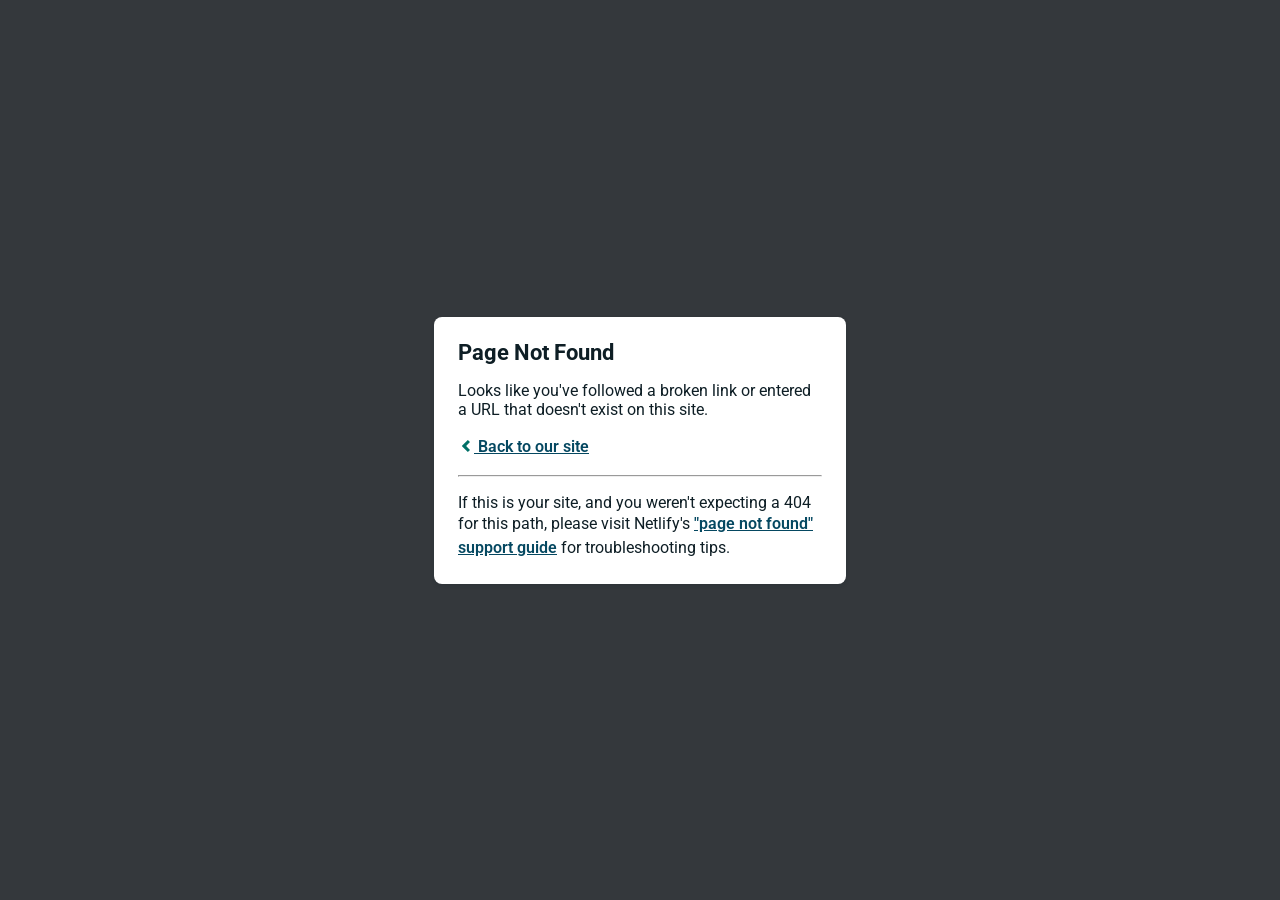
<file: getpay.netlify.app/fonts/CircularStd-Book.html>
<!DOCTYPE html>
<html>
  <head>
    <meta charset="utf-8">
    <meta name="viewport" content="width=device-width, initial-scale=1.0, maximum-scale=1.0, user-scalable=no">

    <title>Page Not Found</title>
    <link href='https://fonts.googleapis.com/css?family=Roboto:400,700&subset=latin,latin-ext' rel='stylesheet' type='text/css'>
    <style>
    body {
      font-family: -apple-system, BlinkMacSystemFont, "Segoe UI", Roboto, Helvetica, Arial, sans-serif, "Apple Color Emoji", "Segoe UI Emoji", "Segoe UI Symbol";
      background: rgb(52, 56, 60);
      color: white;
      overflow: hidden;
      margin: 0;
      padding: 0;
    }

    h1 {
      margin: 0;
      font-size: 22px;
      line-height: 24px;
    }

    .main {
      position: relative;
      display: flex;
      flex-direction: column;
      align-items: center;
      justify-content: center;
      height: 100vh;
      width: 100vw;
    }

    .card {
      position: relative;
      display: flex;
      flex-direction: column;
      width: 75%;
      max-width: 364px;
      padding: 24px;
      background: white;
      color: rgb(14, 30, 37);
      border-radius: 8px;
      box-shadow: 0 2px 4px 0 rgba(14, 30, 37, .16);
    }

    a {
      margin: 0;
      font-weight: 600;
      line-height: 24px;
      color: #054861;
    }

    a svg {
      position: relative;
      top: 2px;
    }

    a:hover,
    a:focus {
      text-decoration: none;
    }

    a:hover svg path{
      fill: #007067;
    }

    p:last-of-type {
      margin-bottom: 0;
    }

    </style>
  </head>
  <body>
    <div class="main">
      <div class="card">
        <div class="header">
          <h1>Page Not Found</h1>
        </div>
        <div class="body">
          <p>Looks like you've followed a broken link or entered a URL that doesn't exist on this site.</p>
          <p>
            <a id="back-link" href="/">
              <svg xmlns="http://www.w3.org/2000/svg" width="16" height="16" viewBox="0 0 16 16">
                <path fill="#007067" d="M11.9998836,4.09370803 L8.55809517,7.43294953 C8.23531459,7.74611298 8.23531459,8.25388736 8.55809517,8.56693769 L12,11.9062921 L9.84187871,14 L4.24208544,8.56693751 C3.91930485,8.25388719 3.91930485,7.74611281 4.24208544,7.43294936 L9.84199531,2 L11.9998836,4.09370803 Z"/>
              </svg>
              Back to our site
             </a>
          </p>
          <hr><p>If this is your site, and you weren't expecting a 404 for this path, please visit Netlify's <a href="https://answers.netlify.com/t/support-guide-i-ve-deployed-my-site-but-i-still-see-page-not-found/125?utm_source=404page&utm_campaign=community_tracking">"page not found" support guide</a> for troubleshooting tips.
          </p>
        </div>
      </div>
    </div>
    <script>
      (function() {
        if (document.referrer && document.location.host && document.referrer.match(new RegExp("^https?://" + document.location.host))) {
          document.getElementById("back-link").setAttribute("href", document.referrer);
        }
      })();
    </script>
  </body>
</html>
</file>
<file: getpay.netlify.app/css/style.css>
@import url("https://fonts.googleapis.com/css?family=Source+Sans+Pro:400,600,700&amp;display=swap");
@import url("https://fonts.googleapis.com/css2?family=Montserrat:wght@100;200;300;400;500;600;700;800;900&amp;display=swap");
@import url("https://fonts.googleapis.com/css2?family=Lato:ital,wght@0,100;0,300;0,400;0,700;0,900;1,100;1,300;1,400;1,700;1,900&amp;display=swap");
@import url("https://fonts.googleapis.com/css2?family=Inter:wght@100;200;300;400;500;600;700;800;900&amp;display=swap");
@import url("https://fonts.googleapis.com/css2?family=DM+Sans:wght@400;500;700&amp;display=swap");
@import url("https://fonts.googleapis.com/css2?family=Poppins:wght@100;200;300;400;500;600;700;800;900&amp;display=swap");
@import url("https://fonts.googleapis.com/css?family=Source+Sans+Pro:400,600,700&amp;display=swap");
@import url("https://fonts.googleapis.com/css2?family=Montserrat:wght@100;200;300;400;500;600;700;800;900&amp;display=swap");
@import url("https://fonts.googleapis.com/css2?family=Lato:ital,wght@0,100;0,300;0,400;0,700;0,900;1,100;1,300;1,400;1,700;1,900&amp;display=swap");
@import url("https://fonts.googleapis.com/css2?family=Inter:wght@100;200;300;400;500;600;700;800;900&amp;display=swap");
@import url("https://fonts.googleapis.com/css2?family=DM+Sans:wght@400;500;700&amp;display=swap");
@import url("https://fonts.googleapis.com/css2?family=Poppins:wght@100;200;300;400;500;600;700;800;900&amp;display=swap");
@keyframes zoom {
  0% {
    transform: scale(1);
  }
  50% {
    transform: scale(1.3, 1.3);
  }
  100% {
    transform: scale(1);
  }
}
@keyframes floating {
  0% {
    transform: translateX(-50%) translateY(0%);
  }
  50% {
    transform: translateX(-50%) translateY(8%);
  }
  100% {
    transform: translateX(-50%) translateY(0%);
  }
}
@keyframes cliprotate {
  0% {
    transform: rotate(0deg);
    border-top-color: white;
  }
  25% {
    transform: rotate(90deg);
    border-top-color: white;
    border-right-color: white;
  }
  75% {
    transform: rotate(180deg);
    border-top-color: white;
    border-right-color: white;
    border-bottom-color: white;
  }
  100% {
    transform: rotate(360deg);
    border-top-color: white;
    border-right-color: white;
    border-bottom-color: white;
    border-left-color: white;
  }
}
@-moz-keyframes spin {
  100% {
    -moz-transform: rotate(360deg);
  }
}
@-webkit-keyframes spin {
  100% {
    -webkit-transform: rotate(360deg);
  }
}
@keyframes spin {
  100% {
    -webkit-transform: rotate(360deg);
    transform: rotate(360deg);
  }
}
@keyframes orbit {
  0% {
    transform: rotateZ(0deg);
  }
  100% {
    transform: rotateZ(-360deg);
  }
}
@keyframes orbit-rotate {
  0% {
    transform: rotate(0deg);
  }
  100% {
    transform: rotate(-360deg);
  }
}
@keyframes orbit-reverse {
  0% {
    transform: rotateZ(-3600deg);
  }
  100% {
    transform: rotateZ(0deg);
  }
}
@keyframes bgScrollLeft {
  from {
    background-position: 100% 0;
  }
  to {
    background-position: 100% -230px;
  }
}
@keyframes pulse {
  0% {
    -webkit-box-shadow: 0 0 0 0 #ffffff;
    box-shadow: 0 0 0 0 #ffffff;
  }
  70% {
    -webkit-box-shadow: 0 0 0 30px rgba(255, 255, 255, 0);
    box-shadow: 0 0 0 30px rgba(255, 255, 255, 0);
  }
  100% {
    -webkit-box-shadow: 0 0 0 0 rgba(255, 255, 255, 0);
    box-shadow: 0 0 0 0 rgba(255, 255, 255, 0);
  }
}
@keyframes action-bounce {
  0%, 100% {
    transform: translate(0, 0);
  }
  10% {
    transform: translate(0, 4px);
  }
  50% {
    transform: translate(0, -15px);
  }
  90% {
    transform: translate(0, 4px);
  }
}
@keyframes action-jelly {
  0%, 100% {
    transform: scaleX(1);
  }
  20% {
    transform: scaleX(0.9);
  }
  50% {
    transform: scaleX(1.25);
  }
  85% {
    transform: scaleX(0.8);
  }
}
@keyframes jello {
  11.1% {
    transform: none;
  }
  22.2% {
    transform: skewX(-12.5deg) skewY(-12.5deg);
  }
  33.3% {
    transform: skewX(6.25deg) skewY(6.25deg);
  }
  44.4% {
    transform: skewX(-3.125deg) skewY(-3.125deg);
  }
  55.5% {
    transform: skewX(1.5625deg) skewY(1.5625deg);
  }
  66.6% {
    transform: skewX(-0.78125deg) skewY(-0.78125deg);
  }
  77.7% {
    transform: skewX(0.390625deg) skewY(0.390625deg);
  }
  88.8% {
    transform: skewX(-0.1953125deg) skewY(-0.1953125deg);
  }
  100% {
    transform: none;
  }
}
@keyframes jumping {
  0% {
    -webkit-transform: translateY(-40px);
    transform: translateY(-40px);
  }
  70% {
    -webkit-transform: scale(1.02, 0.9) translateY(10px);
    transform: scale(1.02, 0.9) translateY(10px);
  }
  100% {
    -webkit-transform: translateY(-40px);
    transform: translateY(-40px);
  }
}
@keyframes jumping-rotate {
  0% {
    -webkit-transform: translateY(-40px) rotate(45deg);
    transform: translateY(-40px) rotate(45deg);
  }
  70% {
    -webkit-transform: scale(1.02, 0.9) translateY(10px) rotate(45deg);
    transform: scale(1.02, 0.9) translateY(10px) rotate(45deg);
  }
  100% {
    -webkit-transform: translateY(-40px) rotate(45deg);
    transform: translateY(-40px) rotate(45deg);
  }
}
@keyframes boxWithShadow {
  0% {
    width: 80%;
    opacity: 1;
  }
  50% {
    width: 50%;
    opacity: 0.5;
  }
  to {
    width: 80%;
    opacity: 1;
  }
}
@keyframes bounceDown-on {
  0% {
    transform: translateY(0);
  }
  50% {
    transform: translateY(-8px);
  }
  to {
    transform: translateY(0);
  }
}
@keyframes bounceRight-on {
  0% {
    transform: translateX(0);
  }
  50% {
    transform: translateX(-8px);
  }
  to {
    transform: translateX(0);
  }
}
@keyframes bounceDown {
  0% {
    transform: translateY(0) scale(0.88);
  }
  50% {
    transform: translateY(-5rem) scale(0.88);
  }
  to {
    transform: translateY(0) scale(0.88);
  }
}
@keyframes shadowRegulator {
  0% {
    width: 80%;
    opacity: 1;
  }
  50% {
    width: 50%;
    opacity: 0.5;
  }
  to {
    width: 80%;
    opacity: 1;
  }
}
@keyframes upDown {
  0% {
    transform: translateY(0);
  }
  50% {
    transform: translateY(-1rem);
  }
  to {
    transform: translateY(0);
  }
}
@keyframes upDown-totate {
  0% {
    transform: translateX(0);
  }
  50% {
    transform: translateX(-1rem);
  }
  to {
    transform: translateX(0);
  }
}
@keyframes scale1 {
  0% {
    transform: scale(1) rotate(0deg);
  }
  50% {
    transform: scale(1.1) rotate(360deg);
  }
  100% {
    transform: scale(1) rotate(0deg);
  }
}
@keyframes roate1 {
  from {
    transform: rotate(0deg);
  }
  to {
    transform: rotate(360deg);
  }
}
@keyframes roate1rivers {
  from {
    transform: rotate(360deg);
  }
  to {
    transform: rotate(0deg);
  }
}
@keyframes scaleImage {
  0% {
    transform: scale(1);
  }
  50% {
    transform: scale(1.3);
  }
  100% {
    transform: scale(1);
  }
}
@keyframes backForward {
  0% {
    transform: translateX(0);
  }
  50% {
    transform: translateX(25%);
  }
  100% {
    transform: translateX(0%);
  }
}
@keyframes leftTop {
  from {
    opacity: 0;
    transform: rotate(360deg);
  }
  to {
    opacity: 1;
    transform: rotate(0deg);
  }
}
@keyframes leftBottom {
  from {
    opacity: 0;
    transform: rotate(-360deg);
  }
  to {
    opacity: 1;
    transform: rotate(0deg);
  }
}
@keyframes rightTop {
  from {
    opacity: 0;
    transform: rotate(-100deg);
  }
  to {
    opacity: 1;
    transform: rotate(0deg);
  }
}
@keyframes rightBottom {
  from {
    opacity: 0;
    transform: rotate(100deg);
  }
  to {
    opacity: 1;
    transform: rotate(0deg);
  }
}
@keyframes blurAnimate {
  0% {
    filter: blur(10px);
  }
  50% {
    filter: blur(5px);
  }
  100% {
    filter: blur(10px);
  }
}
@keyframes rightLeft {
  0% {
    transform: rotate(0deg);
  }
  50% {
    transform: rotate(45deg);
  }
  100% {
    transform: rotate(0deg);
  }
}
.poppins {
  font-family: "Poppins", sans-serif;
}

.md-sans {
  font-family: "DM Sans", sans-serif;
}

.source-sans-pro {
  font-family: "Source Sans Pro", sans-serif;
}

.montserrat {
  font-family: "Montserrat", sans-serif;
}

.inter {
  font-family: "Inter", sans-serif;
}

h1 {
  font-size: 70px;
}

h2 {
  font-size: 50px;
}
@media screen and (max-width: 768px) {
  h2 {
    font-size: 35px;
  }
}

h3 {
  font-size: 40px;
}
@media screen and (max-width: 768px) {
  h3 {
    font-size: 25px;
  }
}

h4 {
  font-size: 30px;
}
@media screen and (max-width: 768px) {
  h4 {
    font-size: 20px;
  }
}

h5 {
  font-size: 24px;
}
@media screen and (max-width: 768px) {
  h5 {
    font-size: 18px;
  }
}

h6 {
  font-size: 18px;
}
@media screen and (max-width: 768px) {
  h6 {
    font-size: 14px;
  }
}

h1,
h2,
h3,
h4,
h5 {
  font-weight: 900;
}

.thin {
  font-weight: 100 !important;
}

.extra-light {
  font-weight: 200 !important;
}

.light {
  font-weight: 300 !important;
}

.regular {
  font-weight: 400 !important;
}

.medium {
  font-weight: 500 !important;
}

.semi-bold {
  font-weight: 600 !important;
}

.bold {
  font-weight: 700 !important;
}

.extra-bold {
  font-weight: 800 !important;
}

.black {
  font-weight: 900 !important;
}

.normal {
  font-weight: normal !important;
}

.uppercase__font {
  text-transform: uppercase;
}

.capitalize__font {
  text-transform: capitalize;
}

.justify {
  text-align: justify;
}

.underline {
  text-decoration: underline;
}

@font-face {
  font-family: circular;
  src: url("../fonts/CircularStd-Book.html");
}
.circular {
  font-family: circular;
}

body {
  font-family: "DM Sans", sans-serif;
  color: #0E0824;
  font-size: 16px;
  letter-spacing: 0.03em;
  line-height: 1.7em;
}

a {
  text-decoration: none;
}
a:hover {
  text-decoration: none;
}

img {
  max-width: 100%;
}

section {
  padding: 80px 0;
}

.container {
  max-width: 1300px;
}
@media screen and (max-width: 1200px) {
  .container {
    max-width: 92%;
  }
}

.divider {
  height: 30px;
}
.divider__xs {
  height: 10px;
}
.divider__sm {
  height: 20px;
}
.divider__md {
  height: 40px;
}
.divider__lg {
  height: 60px;
}
.divider__xlg {
  height: 80px;
}
.divider__xxlg {
  height: 100px;
}

.modal-content {
  border: 0;
  padding: 40px;
  border-radius: 10px;
}
.modal-content.send-mail {
  padding: 20px;
}

.tooltip {
  border-radius: 10px;
}
.tooltip > .tooltip-inner {
  padding: 8px 15px;
  font-weight: 500;
  font-family: "Lato";
  color: #ffffff !important;
  letter-spacing: 0.01em;
  font-size: 13px;
  background-color: #0E0824 !important;
}

.bs-tooltip-auto[x-placement^=bottom] .arrow::before,
.bs-tooltip-bottom .arrow::before {
  border-bottom-color: #0E0824 !important;
}

.bs-tooltip-auto[x-placement^=top] .arrow::before,
.bs-tooltip-top .arrow::before {
  border-top-color: #0E0824 !important;
}

.bs-tooltip-auto[x-placement^=left] .arrow::before,
.bs-tooltip-left .arrow::before {
  border-left-color: #0E0824 !important;
}

.bs-tooltip-auto[x-placement^=right] .arrow::before,
.bs-tooltip-right .arrow::before {
  border-right-color: #0E0824 !important;
}

.pointer {
  cursor: pointer;
}

.pointer__default {
  cursor: default;
}

.no__outline {
  outline-style: none !important;
}
.no__outline:focus {
  outline-style: none !important;
}

.modal {
  background-color: #dbdff199 !important;
}

.width__full {
  width: 100%;
}

.max-width-1140 {
  max-width: 1140px;
}
@media screen and (max-width: 576px) {
  .max-width-1140 {
    max-width: 92%;
  }
}

.object-fit-content {
  object-fit: contain !important;
}

.min-height-100 {
  min-height: 100vh;
}

.max-height-100 {
  max-height: 100vh;
}

.no__maxwid {
  max-width: 100% !important;
}

.fit-content {
  max-width: fit-content !important;
}

@media screen and (max-width: 576px) {
  .no__xs-fit {
    max-width: inherit !important;
  }
}

.z-1 {
  z-index: 1;
}

.z-2 {
  z-index: 2;
}

.z-3 {
  z-index: 3;
}

.ul__nostyle {
  margin: 0;
  padding: 0;
  list-style: none;
}

@media screen and (min-width: 1440px) {
  .max-1440-up {
    max-width: 1440px;
    margin: 0 auto;
  }
}

.lh-2 {
  line-height: 2 !important;
}

.bordered__12 {
  border-radius: 12px !important;
}

.bg__white {
  background-color: #ffffff !important;
}

.bg__black {
  background-color: #0E0824 !important;
}

.bg__softblue {
  background-color: #EBFCFF !important;
}

.bg__purple {
  background-color: #6849B7 !important;
}

.bg__purple-2 {
  background-color: #B8A9FE !important;
}

.bg__gray-1 {
  background-color: #EAE6FA !important;
}

.bg__gray-2 {
  background-color: #9896A3 !important;
}

.opacity__1 {
  opacity: 0.1;
  transition: 0.5s;
}
.opacity__1.hover:hover {
  opacity: 1;
}

.opacity__2 {
  opacity: 0.2;
  transition: 0.5s;
}
.opacity__2.hover:hover {
  opacity: 1;
}

.opacity__3 {
  opacity: 0.3;
  transition: 0.5s;
}
.opacity__3.hover:hover {
  opacity: 1;
}

.opacity__4 {
  opacity: 0.4;
  transition: 0.5s;
}
.opacity__4.hover:hover {
  opacity: 1;
}

.opacity__5 {
  opacity: 0.5;
  transition: 0.5s;
}
.opacity__5.hover:hover {
  opacity: 1;
}

.opacity__6 {
  opacity: 0.6;
  transition: 0.5s;
}
.opacity__6.hover:hover {
  opacity: 1;
}

.opacity__7 {
  opacity: 0.7;
  transition: 0.5s;
}
.opacity__7.hover:hover {
  opacity: 1;
}

.opacity__8 {
  opacity: 0.8;
  transition: 0.5s;
}
.opacity__8.hover:hover {
  opacity: 1;
}

.opacity__9 {
  opacity: 0.9;
  transition: 0.5s;
}
.opacity__9.hover:hover {
  opacity: 1;
}

.opacity__10 {
  opacity: 1;
  transition: 0.5s;
}
.opacity__10.hover:hover {
  opacity: 1;
}

.border__radius--0 {
  border-radius: 0px !important;
}

.border__radius--1 {
  border-radius: 1px !important;
}

.border__radius--2 {
  border-radius: 2px !important;
}

.border__radius--3 {
  border-radius: 3px !important;
}

.border__radius--4 {
  border-radius: 4px !important;
}

.border__radius--5 {
  border-radius: 5px !important;
}

.border__radius--6 {
  border-radius: 6px !important;
}

.border__radius--7 {
  border-radius: 7px !important;
}

.border__radius--8 {
  border-radius: 8px !important;
}

.border__radius--9 {
  border-radius: 9px !important;
}

.border__radius--10 {
  border-radius: 10px !important;
}

.border__radius--11 {
  border-radius: 11px !important;
}

.border__radius--12 {
  border-radius: 12px !important;
}

.border__radius--13 {
  border-radius: 13px !important;
}

.border__radius--14 {
  border-radius: 14px !important;
}

.border__radius--15 {
  border-radius: 15px !important;
}

.border__radius--16 {
  border-radius: 16px !important;
}

.border__radius--17 {
  border-radius: 17px !important;
}

.border__radius--18 {
  border-radius: 18px !important;
}

.border__radius--19 {
  border-radius: 19px !important;
}

.border__radius--20 {
  border-radius: 20px !important;
}

.border__radius--21 {
  border-radius: 21px !important;
}

.border__radius--22 {
  border-radius: 22px !important;
}

.border__radius--23 {
  border-radius: 23px !important;
}

.border__radius--24 {
  border-radius: 24px !important;
}

.border__radius--25 {
  border-radius: 25px !important;
}

.border__radius--26 {
  border-radius: 26px !important;
}

.border__radius--27 {
  border-radius: 27px !important;
}

.border__radius--28 {
  border-radius: 28px !important;
}

.border__radius--29 {
  border-radius: 29px !important;
}

.border__radius--30 {
  border-radius: 30px !important;
}

.border__radius--31 {
  border-radius: 31px !important;
}

.border__radius--32 {
  border-radius: 32px !important;
}

.border__radius--33 {
  border-radius: 33px !important;
}

.border__radius--34 {
  border-radius: 34px !important;
}

.border__radius--35 {
  border-radius: 35px !important;
}

.border__radius--36 {
  border-radius: 36px !important;
}

.border__radius--37 {
  border-radius: 37px !important;
}

.border__radius--38 {
  border-radius: 38px !important;
}

.border__radius--39 {
  border-radius: 39px !important;
}

.border__radius--40 {
  border-radius: 40px !important;
}

.border__radius--41 {
  border-radius: 41px !important;
}

.border__radius--42 {
  border-radius: 42px !important;
}

.border__radius--43 {
  border-radius: 43px !important;
}

.border__radius--44 {
  border-radius: 44px !important;
}

.border__radius--45 {
  border-radius: 45px !important;
}

.border__radius--46 {
  border-radius: 46px !important;
}

.border__radius--47 {
  border-radius: 47px !important;
}

.border__radius--48 {
  border-radius: 48px !important;
}

.border__radius--49 {
  border-radius: 49px !important;
}

.border__radius--50 {
  border-radius: 50px !important;
}

.color__white {
  color: #ffffff !important;
}

.color__black {
  color: #0E0824 !important;
}

.color__softblue {
  color: #EBFCFF !important;
}

.color__purple {
  color: #6849B7 !important;
}

.color__purple-2 {
  color: #B8A9FE !important;
}

.color__gray-1 {
  color: #EAE6FA !important;
}

.color__gray-2 {
  color: #9896A3 !important;
}

.fw__1 {
  font-weight: 100 !important;
}

.fw__2 {
  font-weight: 200 !important;
}

.fw__3 {
  font-weight: 300 !important;
}

.fw__4 {
  font-weight: 400 !important;
}

.fw__5 {
  font-weight: 500 !important;
}

.fw__6 {
  font-weight: 600 !important;
}

.fw__7 {
  font-weight: 700 !important;
}

.fw__8 {
  font-weight: 800 !important;
}

.lh__1 {
  line-height: 1.1 !important;
}

.lh__2 {
  line-height: 1.2 !important;
}

.lh__3 {
  line-height: 1.3 !important;
}

.lh__4 {
  line-height: 1.4 !important;
}

.lh__5 {
  line-height: 1.5 !important;
}

.lh__6 {
  line-height: 1.6 !important;
}

.lh__7 {
  line-height: 1.7 !important;
}

.lh__8 {
  line-height: 1.8 !important;
}

.lh__9 {
  line-height: 1.9 !important;
}

.ls__1 {
  letter-spacing: 0.2em !important;
}

.ls__2 {
  letter-spacing: 0.3em !important;
}

.ls__3 {
  letter-spacing: 0.4em !important;
}

.ls__4 {
  letter-spacing: 0.5em !important;
}

.ls__5 {
  letter-spacing: 0.6em !important;
}

.ls__6 {
  letter-spacing: 0.7em !important;
}

.ls__7 {
  letter-spacing: 0.8em !important;
}

.ls__8 {
  letter-spacing: 0.9em !important;
}

.ls__9 {
  letter-spacing: 1em !important;
}

.clamp__1 {
  display: -webkit-box !important;
  -webkit-line-clamp: 1;
  -webkit-box-orient: vertical;
  overflow: hidden;
}

.clamp__2 {
  display: -webkit-box !important;
  -webkit-line-clamp: 2;
  -webkit-box-orient: vertical;
  overflow: hidden;
}

.clamp__3 {
  display: -webkit-box !important;
  -webkit-line-clamp: 3;
  -webkit-box-orient: vertical;
  overflow: hidden;
}

.clamp__4 {
  display: -webkit-box !important;
  -webkit-line-clamp: 4;
  -webkit-box-orient: vertical;
  overflow: hidden;
}

.font__size--6 {
  font-size: 6px !important;
}

.font__size--7 {
  font-size: 7px !important;
}

.font__size--8 {
  font-size: 8px !important;
}

.font__size--9 {
  font-size: 9px !important;
}

.font__size--10 {
  font-size: 10px !important;
}

.font__size--11 {
  font-size: 11px !important;
}

.font__size--12 {
  font-size: 12px !important;
}

.font__size--13 {
  font-size: 13px !important;
}

.font__size--14 {
  font-size: 14px !important;
}

.font__size--15 {
  font-size: 15px !important;
}

.font__size--16 {
  font-size: 16px !important;
}

.font__size--17 {
  font-size: 17px !important;
}

.font__size--18 {
  font-size: 18px !important;
}

.font__size--19 {
  font-size: 19px !important;
}

.font__size--20 {
  font-size: 20px !important;
}

.font__size--21 {
  font-size: 21px !important;
}

.font__size--22 {
  font-size: 22px !important;
}

.font__size--23 {
  font-size: 23px !important;
}

.font__size--24 {
  font-size: 24px !important;
}

.font__size--25 {
  font-size: 25px !important;
}

.font__size--26 {
  font-size: 26px !important;
}

.font__size--27 {
  font-size: 27px !important;
}

.font__size--28 {
  font-size: 28px !important;
}

.font__size--29 {
  font-size: 29px !important;
}

.font__size--30 {
  font-size: 30px !important;
}

.font__size--31 {
  font-size: 31px !important;
}

.font__size--32 {
  font-size: 32px !important;
}

.font__size--33 {
  font-size: 33px !important;
}

.font__size--34 {
  font-size: 34px !important;
}

.font__size--35 {
  font-size: 35px !important;
}

.font__size--36 {
  font-size: 36px !important;
}

.font__size--37 {
  font-size: 37px !important;
}

.font__size--38 {
  font-size: 38px !important;
}

.font__size--39 {
  font-size: 39px !important;
}

.font__size--40 {
  font-size: 40px !important;
}

.font__size--41 {
  font-size: 41px !important;
}

.font__size--42 {
  font-size: 42px !important;
}

.font__size--43 {
  font-size: 43px !important;
}

.font__size--44 {
  font-size: 44px !important;
}

.font__size--45 {
  font-size: 45px !important;
}

.font__size--46 {
  font-size: 46px !important;
}

.font__size--47 {
  font-size: 47px !important;
}

.font__size--48 {
  font-size: 48px !important;
}

.font__size--49 {
  font-size: 49px !important;
}

.font__size--50 {
  font-size: 50px !important;
}

.font__size--51 {
  font-size: 51px !important;
}

.font__size--52 {
  font-size: 52px !important;
}

.font__size--53 {
  font-size: 53px !important;
}

.font__size--54 {
  font-size: 54px !important;
}

.font__size--55 {
  font-size: 55px !important;
}

.font__size--56 {
  font-size: 56px !important;
}

.font__size--57 {
  font-size: 57px !important;
}

.font__size--58 {
  font-size: 58px !important;
}

.font__size--59 {
  font-size: 59px !important;
}

.font__size--60 {
  font-size: 60px !important;
}

.font__size--61 {
  font-size: 61px !important;
}

.font__size--62 {
  font-size: 62px !important;
}

.font__size--63 {
  font-size: 63px !important;
}

.font__size--64 {
  font-size: 64px !important;
}

.font__size--65 {
  font-size: 65px !important;
}

.font__size--66 {
  font-size: 66px !important;
}

.font__size--67 {
  font-size: 67px !important;
}

.font__size--68 {
  font-size: 68px !important;
}

.font__size--69 {
  font-size: 69px !important;
}

.font__size--70 {
  font-size: 70px !important;
}

.font__size--71 {
  font-size: 71px !important;
}

.font__size--72 {
  font-size: 72px !important;
}

.font__size--73 {
  font-size: 73px !important;
}

.font__size--74 {
  font-size: 74px !important;
}

.font__size--75 {
  font-size: 75px !important;
}

.font__size--76 {
  font-size: 76px !important;
}

.font__size--77 {
  font-size: 77px !important;
}

.font__size--78 {
  font-size: 78px !important;
}

.font__size--79 {
  font-size: 79px !important;
}

.font__size--80 {
  font-size: 80px !important;
}

.font__size--81 {
  font-size: 81px !important;
}

.font__size--82 {
  font-size: 82px !important;
}

.font__size--83 {
  font-size: 83px !important;
}

.font__size--84 {
  font-size: 84px !important;
}

.font__size--85 {
  font-size: 85px !important;
}

.font__size--86 {
  font-size: 86px !important;
}

.font__size--87 {
  font-size: 87px !important;
}

.font__size--88 {
  font-size: 88px !important;
}

.font__size--89 {
  font-size: 89px !important;
}

.font__size--90 {
  font-size: 90px !important;
}

.font__size--91 {
  font-size: 91px !important;
}

.font__size--92 {
  font-size: 92px !important;
}

.font__size--93 {
  font-size: 93px !important;
}

.font__size--94 {
  font-size: 94px !important;
}

.font__size--95 {
  font-size: 95px !important;
}

.font__size--96 {
  font-size: 96px !important;
}

.font__size--97 {
  font-size: 97px !important;
}

.font__size--98 {
  font-size: 98px !important;
}

.font__size--99 {
  font-size: 99px !important;
}

.font__size--100 {
  font-size: 100px !important;
}

.font__size--101 {
  font-size: 101px !important;
}

.font__size--102 {
  font-size: 102px !important;
}

.font__size--103 {
  font-size: 103px !important;
}

.font__size--104 {
  font-size: 104px !important;
}

.font__size--105 {
  font-size: 105px !important;
}

.font__size--106 {
  font-size: 106px !important;
}

.font__size--107 {
  font-size: 107px !important;
}

.font__size--108 {
  font-size: 108px !important;
}

.font__size--109 {
  font-size: 109px !important;
}

.font__size--110 {
  font-size: 110px !important;
}

.font__size--111 {
  font-size: 111px !important;
}

.font__size--112 {
  font-size: 112px !important;
}

.font__size--113 {
  font-size: 113px !important;
}

.font__size--114 {
  font-size: 114px !important;
}

.font__size--115 {
  font-size: 115px !important;
}

.font__size--116 {
  font-size: 116px !important;
}

.font__size--117 {
  font-size: 117px !important;
}

.font__size--118 {
  font-size: 118px !important;
}

.font__size--119 {
  font-size: 119px !important;
}

.font__size--120 {
  font-size: 120px !important;
}

.font__size--121 {
  font-size: 121px !important;
}

.font__size--122 {
  font-size: 122px !important;
}

.font__size--123 {
  font-size: 123px !important;
}

.font__size--124 {
  font-size: 124px !important;
}

.font__size--125 {
  font-size: 125px !important;
}

.font__size--126 {
  font-size: 126px !important;
}

.font__size--127 {
  font-size: 127px !important;
}

.font__size--128 {
  font-size: 128px !important;
}

.font__size--129 {
  font-size: 129px !important;
}

.font__size--130 {
  font-size: 130px !important;
}

.font__size--131 {
  font-size: 131px !important;
}

.font__size--132 {
  font-size: 132px !important;
}

.font__size--133 {
  font-size: 133px !important;
}

.font__size--134 {
  font-size: 134px !important;
}

.font__size--135 {
  font-size: 135px !important;
}

.font__size--136 {
  font-size: 136px !important;
}

.font__size--137 {
  font-size: 137px !important;
}

.font__size--138 {
  font-size: 138px !important;
}

.font__size--139 {
  font-size: 139px !important;
}

.font__size--140 {
  font-size: 140px !important;
}

.font__size--141 {
  font-size: 141px !important;
}

.font__size--142 {
  font-size: 142px !important;
}

.font__size--143 {
  font-size: 143px !important;
}

.font__size--144 {
  font-size: 144px !important;
}

.font__size--145 {
  font-size: 145px !important;
}

.font__size--146 {
  font-size: 146px !important;
}

.font__size--147 {
  font-size: 147px !important;
}

.font__size--148 {
  font-size: 148px !important;
}

.font__size--149 {
  font-size: 149px !important;
}

.font__size--150 {
  font-size: 150px !important;
}

.font__size--151 {
  font-size: 151px !important;
}

.font__size--152 {
  font-size: 152px !important;
}

.font__size--153 {
  font-size: 153px !important;
}

.font__size--154 {
  font-size: 154px !important;
}

.font__size--155 {
  font-size: 155px !important;
}

.font__size--156 {
  font-size: 156px !important;
}

.font__size--157 {
  font-size: 157px !important;
}

.font__size--158 {
  font-size: 158px !important;
}

.font__size--159 {
  font-size: 159px !important;
}

.font__size--160 {
  font-size: 160px !important;
}

.font__size--161 {
  font-size: 161px !important;
}

.font__size--162 {
  font-size: 162px !important;
}

.font__size--163 {
  font-size: 163px !important;
}

.font__size--164 {
  font-size: 164px !important;
}

.font__size--165 {
  font-size: 165px !important;
}

.font__size--166 {
  font-size: 166px !important;
}

.font__size--167 {
  font-size: 167px !important;
}

.font__size--168 {
  font-size: 168px !important;
}

.font__size--169 {
  font-size: 169px !important;
}

.font__size--170 {
  font-size: 170px !important;
}

.font__size--171 {
  font-size: 171px !important;
}

.font__size--172 {
  font-size: 172px !important;
}

.font__size--173 {
  font-size: 173px !important;
}

.font__size--174 {
  font-size: 174px !important;
}

.font__size--175 {
  font-size: 175px !important;
}

.font__size--176 {
  font-size: 176px !important;
}

.font__size--177 {
  font-size: 177px !important;
}

.font__size--178 {
  font-size: 178px !important;
}

.font__size--179 {
  font-size: 179px !important;
}

.font__size--180 {
  font-size: 180px !important;
}

.font__size--181 {
  font-size: 181px !important;
}

.font__size--182 {
  font-size: 182px !important;
}

.font__size--183 {
  font-size: 183px !important;
}

.font__size--184 {
  font-size: 184px !important;
}

.font__size--185 {
  font-size: 185px !important;
}

.font__size--186 {
  font-size: 186px !important;
}

.font__size--187 {
  font-size: 187px !important;
}

.font__size--188 {
  font-size: 188px !important;
}

.font__size--189 {
  font-size: 189px !important;
}

.font__size--190 {
  font-size: 190px !important;
}

.font__size--191 {
  font-size: 191px !important;
}

.font__size--192 {
  font-size: 192px !important;
}

.font__size--193 {
  font-size: 193px !important;
}

.font__size--194 {
  font-size: 194px !important;
}

.font__size--195 {
  font-size: 195px !important;
}

.font__size--196 {
  font-size: 196px !important;
}

.font__size--197 {
  font-size: 197px !important;
}

.font__size--198 {
  font-size: 198px !important;
}

.font__size--199 {
  font-size: 199px !important;
}

.font__size--200 {
  font-size: 200px !important;
}

.poppins {
  font-family: "Poppins", sans-serif;
}

.md-sans {
  font-family: "DM Sans", sans-serif;
}

.source-sans-pro {
  font-family: "Source Sans Pro", sans-serif;
}

.montserrat {
  font-family: "Montserrat", sans-serif;
}

.inter {
  font-family: "Inter", sans-serif;
}

h1 {
  font-size: 70px;
}

h2 {
  font-size: 50px;
}
@media screen and (max-width: 768px) {
  h2 {
    font-size: 35px;
  }
}

h3 {
  font-size: 40px;
}
@media screen and (max-width: 768px) {
  h3 {
    font-size: 25px;
  }
}

h4 {
  font-size: 30px;
}
@media screen and (max-width: 768px) {
  h4 {
    font-size: 20px;
  }
}

h5 {
  font-size: 24px;
}
@media screen and (max-width: 768px) {
  h5 {
    font-size: 18px;
  }
}

h6 {
  font-size: 18px;
}
@media screen and (max-width: 768px) {
  h6 {
    font-size: 14px;
  }
}

h1,
h2,
h3,
h4,
h5 {
  font-weight: 900;
}

.thin {
  font-weight: 100 !important;
}

.extra-light {
  font-weight: 200 !important;
}

.light {
  font-weight: 300 !important;
}

.regular {
  font-weight: 400 !important;
}

.medium {
  font-weight: 500 !important;
}

.semi-bold {
  font-weight: 600 !important;
}

.bold {
  font-weight: 700 !important;
}

.extra-bold {
  font-weight: 800 !important;
}

.black {
  font-weight: 900 !important;
}

.normal {
  font-weight: normal !important;
}

.uppercase__font {
  text-transform: uppercase;
}

.capitalize__font {
  text-transform: capitalize;
}

.justify {
  text-align: justify;
}

.underline {
  text-decoration: underline;
}

@font-face {
  font-family: circular;
  src: url("../fonts/CircularStd-Book.html");
}
.circular {
  font-family: circular;
}

.btn {
  font-weight: 700;
  padding: 17px 45px;
  border-radius: 5px;
}
.btn:focus {
  box-shadow: none;
}
.btn__white {
  background-color: #ffffff;
}
.btn__white.shadow {
  box-shadow: none !important;
}
.btn__white.shadow:hover {
  box-shadow: 0 15px 30px rgba(255, 255, 255, 0.5) !important;
}
.btn__outlined--white {
  border: 2px solid #ffffff;
  color: #ffffff;
  opacity: 0.3;
  background-color: transparent;
  transition: 0.5s;
}
.btn__outlined--white.b-1 {
  border: 1px solid #ffffff;
}
.btn__outlined--white.h__black:hover {
  color: #0E0824 !important;
}
.btn__outlined--white.no__opacity {
  opacity: 1 !important;
}
.btn__outlined--white.shadow {
  box-shadow: none !important;
}
.btn__outlined--white.shadow:hover {
  box-shadow: 0 15px 30px rgba(255, 255, 255, 0.5) !important;
}
.btn__outlined--white:hover {
  opacity: 1;
  background-color: #ffffff;
  color: white !important;
}
.btn__black {
  color: #ffffff;
  background-color: #0E0824;
}
.btn__black.shadow {
  box-shadow: none !important;
}
.btn__black.shadow:hover {
  box-shadow: 0 15px 30px rgba(14, 8, 36, 0.5) !important;
}
.btn__outlined--black {
  border: 2px solid #0E0824;
  color: #0E0824;
  opacity: 0.3;
  background-color: transparent;
  transition: 0.5s;
}
.btn__outlined--black.b-1 {
  border: 1px solid #0E0824;
}
.btn__outlined--black.h__black:hover {
  color: #0E0824 !important;
}
.btn__outlined--black.no__opacity {
  opacity: 1 !important;
}
.btn__outlined--black.shadow {
  box-shadow: none !important;
}
.btn__outlined--black.shadow:hover {
  box-shadow: 0 15px 30px rgba(14, 8, 36, 0.5) !important;
}
.btn__outlined--black:hover {
  opacity: 1;
  background-color: #0E0824;
  color: white !important;
}
.btn__softblue {
  background-color: #EBFCFF;
}
.btn__softblue.shadow {
  box-shadow: none !important;
}
.btn__softblue.shadow:hover {
  box-shadow: 0 15px 30px rgba(235, 252, 255, 0.5) !important;
}
.btn__outlined--softblue {
  border: 2px solid #EBFCFF;
  color: #EBFCFF;
  opacity: 0.3;
  background-color: transparent;
  transition: 0.5s;
}
.btn__outlined--softblue.b-1 {
  border: 1px solid #EBFCFF;
}
.btn__outlined--softblue.h__black:hover {
  color: #0E0824 !important;
}
.btn__outlined--softblue.no__opacity {
  opacity: 1 !important;
}
.btn__outlined--softblue.shadow {
  box-shadow: none !important;
}
.btn__outlined--softblue.shadow:hover {
  box-shadow: 0 15px 30px rgba(235, 252, 255, 0.5) !important;
}
.btn__outlined--softblue:hover {
  opacity: 1;
  background-color: #EBFCFF;
  color: white !important;
}
.btn__purple {
  color: #ffffff;
  background-color: #6849B7;
}
.btn__purple.shadow {
  box-shadow: none !important;
}
.btn__purple.shadow:hover {
  box-shadow: 0 15px 30px rgba(104, 73, 183, 0.5) !important;
}
.btn__outlined--purple {
  border: 2px solid #6849B7;
  color: #6849B7;
  opacity: 0.3;
  background-color: transparent;
  transition: 0.5s;
}
.btn__outlined--purple.b-1 {
  border: 1px solid #6849B7;
}
.btn__outlined--purple.h__black:hover {
  color: #0E0824 !important;
}
.btn__outlined--purple.no__opacity {
  opacity: 1 !important;
}
.btn__outlined--purple.shadow {
  box-shadow: none !important;
}
.btn__outlined--purple.shadow:hover {
  box-shadow: 0 15px 30px rgba(104, 73, 183, 0.5) !important;
}
.btn__outlined--purple:hover {
  opacity: 1;
  background-color: #6849B7;
  color: white !important;
}
.btn__purple-2 {
  background-color: #B8A9FE;
}
.btn__purple-2.shadow {
  box-shadow: none !important;
}
.btn__purple-2.shadow:hover {
  box-shadow: 0 15px 30px rgba(184, 169, 254, 0.5) !important;
}
.btn__outlined--purple-2 {
  border: 2px solid #B8A9FE;
  color: #B8A9FE;
  opacity: 0.3;
  background-color: transparent;
  transition: 0.5s;
}
.btn__outlined--purple-2.b-1 {
  border: 1px solid #B8A9FE;
}
.btn__outlined--purple-2.h__black:hover {
  color: #0E0824 !important;
}
.btn__outlined--purple-2.no__opacity {
  opacity: 1 !important;
}
.btn__outlined--purple-2.shadow {
  box-shadow: none !important;
}
.btn__outlined--purple-2.shadow:hover {
  box-shadow: 0 15px 30px rgba(184, 169, 254, 0.5) !important;
}
.btn__outlined--purple-2:hover {
  opacity: 1;
  background-color: #B8A9FE;
  color: white !important;
}
.btn__gray-1 {
  background-color: #EAE6FA;
}
.btn__gray-1.shadow {
  box-shadow: none !important;
}
.btn__gray-1.shadow:hover {
  box-shadow: 0 15px 30px rgba(234, 230, 250, 0.5) !important;
}
.btn__outlined--gray-1 {
  border: 2px solid #EAE6FA;
  color: #EAE6FA;
  opacity: 0.3;
  background-color: transparent;
  transition: 0.5s;
}
.btn__outlined--gray-1.b-1 {
  border: 1px solid #EAE6FA;
}
.btn__outlined--gray-1.h__black:hover {
  color: #0E0824 !important;
}
.btn__outlined--gray-1.no__opacity {
  opacity: 1 !important;
}
.btn__outlined--gray-1.shadow {
  box-shadow: none !important;
}
.btn__outlined--gray-1.shadow:hover {
  box-shadow: 0 15px 30px rgba(234, 230, 250, 0.5) !important;
}
.btn__outlined--gray-1:hover {
  opacity: 1;
  background-color: #EAE6FA;
  color: white !important;
}
.btn__gray-2 {
  color: #ffffff;
  background-color: #9896A3;
}
.btn__gray-2.shadow {
  box-shadow: none !important;
}
.btn__gray-2.shadow:hover {
  box-shadow: 0 15px 30px rgba(152, 150, 163, 0.5) !important;
}
.btn__outlined--gray-2 {
  border: 2px solid #9896A3;
  color: #9896A3;
  opacity: 0.3;
  background-color: transparent;
  transition: 0.5s;
}
.btn__outlined--gray-2.b-1 {
  border: 1px solid #9896A3;
}
.btn__outlined--gray-2.h__black:hover {
  color: #0E0824 !important;
}
.btn__outlined--gray-2.no__opacity {
  opacity: 1 !important;
}
.btn__outlined--gray-2.shadow {
  box-shadow: none !important;
}
.btn__outlined--gray-2.shadow:hover {
  box-shadow: 0 15px 30px rgba(152, 150, 163, 0.5) !important;
}
.btn__outlined--gray-2:hover {
  opacity: 1;
  background-color: #9896A3;
  color: white !important;
}

#a {
  padding-left: 0px;
  margin: 0;
}

#a img,
.btn-select img {
  width: 12px;
}

#a li {
  list-style: none;
  padding: 5px;
}

#a li:hover {
  background-color: #f4f3f3;
}

#a li img {
  margin: 5px;
}

#a li span,
.btn-select li span {
  margin-left: 10px;
}

/* item list */
.b {
  display: none;
  max-width: 250px;
  width: 100%;
  box-shadow: 0 6px 12px rgba(0, 0, 0, 0.175);
  border: 1px solid rgba(0, 0, 0, 0.15);
  border-radius: 5px;
  position: absolute;
  z-index: 2;
  background-color: white;
}

.open {
  display: show !important;
}

.btn-select {
  margin-top: 0;
  height: 30px;
  max-width: 250px;
  width: 100%;
  border-radius: 5px;
  border: 1px solid #cfd0d7;
  background-color: #fcfcfd;
  position: relative;
}

.btn-select li {
  list-style: none;
  float: left;
  padding-bottom: 0px;
  padding: 0 5px;
}

.btn-select:hover li {
  margin-left: 0px;
}

.btn-select:focus {
  outline: none;
}

.lang-select {
  margin-left: 15px;
}

@keyframes zoom {
  0% {
    transform: scale(1);
  }
  50% {
    transform: scale(1.3, 1.3);
  }
  100% {
    transform: scale(1);
  }
}
@keyframes floating {
  0% {
    transform: translateX(-50%) translateY(0%);
  }
  50% {
    transform: translateX(-50%) translateY(8%);
  }
  100% {
    transform: translateX(-50%) translateY(0%);
  }
}
@keyframes cliprotate {
  0% {
    transform: rotate(0deg);
    border-top-color: white;
  }
  25% {
    transform: rotate(90deg);
    border-top-color: white;
    border-right-color: white;
  }
  75% {
    transform: rotate(180deg);
    border-top-color: white;
    border-right-color: white;
    border-bottom-color: white;
  }
  100% {
    transform: rotate(360deg);
    border-top-color: white;
    border-right-color: white;
    border-bottom-color: white;
    border-left-color: white;
  }
}
@-moz-keyframes spin {
  100% {
    -moz-transform: rotate(360deg);
  }
}
@-webkit-keyframes spin {
  100% {
    -webkit-transform: rotate(360deg);
  }
}
@keyframes spin {
  100% {
    -webkit-transform: rotate(360deg);
    transform: rotate(360deg);
  }
}
@keyframes orbit {
  0% {
    transform: rotateZ(0deg);
  }
  100% {
    transform: rotateZ(-360deg);
  }
}
@keyframes orbit-rotate {
  0% {
    transform: rotate(0deg);
  }
  100% {
    transform: rotate(-360deg);
  }
}
@keyframes orbit-reverse {
  0% {
    transform: rotateZ(-3600deg);
  }
  100% {
    transform: rotateZ(0deg);
  }
}
@keyframes bgScrollLeft {
  from {
    background-position: 100% 0;
  }
  to {
    background-position: 100% -230px;
  }
}
@keyframes pulse {
  0% {
    -webkit-box-shadow: 0 0 0 0 #ffffff;
    box-shadow: 0 0 0 0 #ffffff;
  }
  70% {
    -webkit-box-shadow: 0 0 0 30px rgba(255, 255, 255, 0);
    box-shadow: 0 0 0 30px rgba(255, 255, 255, 0);
  }
  100% {
    -webkit-box-shadow: 0 0 0 0 rgba(255, 255, 255, 0);
    box-shadow: 0 0 0 0 rgba(255, 255, 255, 0);
  }
}
@keyframes action-bounce {
  0%, 100% {
    transform: translate(0, 0);
  }
  10% {
    transform: translate(0, 4px);
  }
  50% {
    transform: translate(0, -15px);
  }
  90% {
    transform: translate(0, 4px);
  }
}
@keyframes action-jelly {
  0%, 100% {
    transform: scaleX(1);
  }
  20% {
    transform: scaleX(0.9);
  }
  50% {
    transform: scaleX(1.25);
  }
  85% {
    transform: scaleX(0.8);
  }
}
@keyframes jello {
  11.1% {
    transform: none;
  }
  22.2% {
    transform: skewX(-12.5deg) skewY(-12.5deg);
  }
  33.3% {
    transform: skewX(6.25deg) skewY(6.25deg);
  }
  44.4% {
    transform: skewX(-3.125deg) skewY(-3.125deg);
  }
  55.5% {
    transform: skewX(1.5625deg) skewY(1.5625deg);
  }
  66.6% {
    transform: skewX(-0.78125deg) skewY(-0.78125deg);
  }
  77.7% {
    transform: skewX(0.390625deg) skewY(0.390625deg);
  }
  88.8% {
    transform: skewX(-0.1953125deg) skewY(-0.1953125deg);
  }
  100% {
    transform: none;
  }
}
@keyframes jumping {
  0% {
    -webkit-transform: translateY(-40px);
    transform: translateY(-40px);
  }
  70% {
    -webkit-transform: scale(1.02, 0.9) translateY(10px);
    transform: scale(1.02, 0.9) translateY(10px);
  }
  100% {
    -webkit-transform: translateY(-40px);
    transform: translateY(-40px);
  }
}
@keyframes jumping-rotate {
  0% {
    -webkit-transform: translateY(-40px) rotate(45deg);
    transform: translateY(-40px) rotate(45deg);
  }
  70% {
    -webkit-transform: scale(1.02, 0.9) translateY(10px) rotate(45deg);
    transform: scale(1.02, 0.9) translateY(10px) rotate(45deg);
  }
  100% {
    -webkit-transform: translateY(-40px) rotate(45deg);
    transform: translateY(-40px) rotate(45deg);
  }
}
@keyframes boxWithShadow {
  0% {
    width: 80%;
    opacity: 1;
  }
  50% {
    width: 50%;
    opacity: 0.5;
  }
  to {
    width: 80%;
    opacity: 1;
  }
}
@keyframes bounceDown-on {
  0% {
    transform: translateY(0);
  }
  50% {
    transform: translateY(-8px);
  }
  to {
    transform: translateY(0);
  }
}
@keyframes bounceRight-on {
  0% {
    transform: translateX(0);
  }
  50% {
    transform: translateX(-8px);
  }
  to {
    transform: translateX(0);
  }
}
@keyframes bounceDown {
  0% {
    transform: translateY(0) scale(0.88);
  }
  50% {
    transform: translateY(-5rem) scale(0.88);
  }
  to {
    transform: translateY(0) scale(0.88);
  }
}
@keyframes shadowRegulator {
  0% {
    width: 80%;
    opacity: 1;
  }
  50% {
    width: 50%;
    opacity: 0.5;
  }
  to {
    width: 80%;
    opacity: 1;
  }
}
@keyframes upDown {
  0% {
    transform: translateY(0);
  }
  50% {
    transform: translateY(-1rem);
  }
  to {
    transform: translateY(0);
  }
}
@keyframes upDown-totate {
  0% {
    transform: translateX(0);
  }
  50% {
    transform: translateX(-1rem);
  }
  to {
    transform: translateX(0);
  }
}
@keyframes scale1 {
  0% {
    transform: scale(1) rotate(0deg);
  }
  50% {
    transform: scale(1.1) rotate(360deg);
  }
  100% {
    transform: scale(1) rotate(0deg);
  }
}
@keyframes roate1 {
  from {
    transform: rotate(0deg);
  }
  to {
    transform: rotate(360deg);
  }
}
@keyframes roate1rivers {
  from {
    transform: rotate(360deg);
  }
  to {
    transform: rotate(0deg);
  }
}
@keyframes scaleImage {
  0% {
    transform: scale(1);
  }
  50% {
    transform: scale(1.3);
  }
  100% {
    transform: scale(1);
  }
}
@keyframes backForward {
  0% {
    transform: translateX(0);
  }
  50% {
    transform: translateX(25%);
  }
  100% {
    transform: translateX(0%);
  }
}
@keyframes leftTop {
  from {
    opacity: 0;
    transform: rotate(360deg);
  }
  to {
    opacity: 1;
    transform: rotate(0deg);
  }
}
@keyframes leftBottom {
  from {
    opacity: 0;
    transform: rotate(-360deg);
  }
  to {
    opacity: 1;
    transform: rotate(0deg);
  }
}
@keyframes rightTop {
  from {
    opacity: 0;
    transform: rotate(-100deg);
  }
  to {
    opacity: 1;
    transform: rotate(0deg);
  }
}
@keyframes rightBottom {
  from {
    opacity: 0;
    transform: rotate(100deg);
  }
  to {
    opacity: 1;
    transform: rotate(0deg);
  }
}
@keyframes blurAnimate {
  0% {
    filter: blur(10px);
  }
  50% {
    filter: blur(5px);
  }
  100% {
    filter: blur(10px);
  }
}
@keyframes rightLeft {
  0% {
    transform: rotate(0deg);
  }
  50% {
    transform: rotate(45deg);
  }
  100% {
    transform: rotate(0deg);
  }
}
.animate__float1 {
  animation: floating 4s ease-in-out infinite;
}
.animate__float2 {
  animation: floating 6s ease-in-out infinite;
}
.animate__rotate1 {
  animation: orbit-rotate 6s linear infinite;
  transform-origin: center center;
}
.animate__rotate-reverse-1 {
  animation: orbit-reverse 10s linear infinite;
}
.animate__rotate5 {
  animation: orbit 10s linear infinite;
}
.animate__jump {
  animation: bounceDown-on 1s linear infinite;
}
.animate__jump-1 {
  animation: bounceDown 1.5s linear infinite;
}
.animate__jump-2 {
  animation: bounceDown 1.8s linear infinite 1s;
}
.animate__jump-3 {
  animation: bounceDown 1.5s linear infinite 1.5s;
}
.animate__jump-4 {
  animation: bounceDown 1.8s linear infinite 2s;
}
.animate__scale1 {
  animation: scale1 1s ease infinite;
  transform-origin: center;
  transform-box: fill-box;
}
.animate__scale2 {
  animation: scale1 2s ease infinite;
  transform-origin: center;
  transform-box: fill-box;
}
.animate__scale3 {
  animation: scale1 3s ease infinite;
  transform-origin: center;
  transform-box: fill-box;
}
.animate__scale3 {
  animation: scale1 4s ease infinite;
  transform-origin: center;
  transform-box: fill-box;
}

.bg__hover-purple::after {
  content: "";
  position: absolute;
  left: 50%;
  top: 50%;
  transform: translate(-50%, -50%);
  background: linear-gradient(99.55deg, #8b5efb 4.91%, #b69cff 20.75%, #e4ebfa 50.46%, #80ccf6 77.2%, #c4aefb 98.99%);
  width: 102%;
  height: 102%;
  border-radius: 10px;
  transition: 0.5s;
  opacity: 0;
}
.bg__hover-purple:hover::after {
  opacity: 1;
}

.wrapper__partner {
  padding: 0 1.5rem;
}
.wrapper__partner img {
  margin: 0px 60px;
}
@media screen and (max-width: 1024px) {
  .wrapper__partner img {
    margin: 0px 40px;
  }
}
@media screen and (max-width: 768px) {
  .wrapper__partner img {
    margin: 0px 17px;
  }
}
.wrapper__work-section {
  border-radius: 32px;
  padding: 4rem 5rem;
}
@media screen and (max-width: 768px) {
  .wrapper__work-section {
    padding: 3rem 3rem;
    overflow: hidden;
  }
}
@media screen and (max-width: 375px) {
  .wrapper__work-section {
    padding: 3rem 2rem;
  }
}
.wrapper__card-work {
  padding: 2rem 2rem;
  border-radius: 10px;
  background-color: #190d35;
}

.line__right::after {
  position: absolute;
  content: "";
  width: 1px;
  height: 100%;
  right: 5%;
  top: 50%;
  transform: translateY(-50%);
  background-color: #FFFFFF33;
}
@media screen and (max-width: 576px) {
  .line__right::after {
    display: none;
  }
}

.list__footer {
  list-style: none;
  margin: 0;
  padding: 0;
}
.list__footer li {
  margin-bottom: 10px;
}

.path__3 {
  position: absolute;
  left: 0%;
  bottom: 0%;
}
@media screen and (max-width: 768px) {
  .path__3 {
    width: 290px;
  }
}
.path__2 {
  position: absolute;
  right: 0%;
  top: 0%;
}
.path__1 {
  position: absolute;
  right: 3%;
  top: 3%;
}
@media screen and (max-width: 1024px) {
  .path__1 {
    right: 6%;
    top: 3%;
    width: 450px;
  }
}

.py__80 {
  padding-top: 80px;
  padding-bottom: 80px;
}

.btn__bg-gradient-blue {
  background: linear-gradient(139.54deg, #00cde2 5.54%, #0087a3 93.59%);
  border-radius: 100px !important;
  padding: 18px 35px;
}
@media screen and (max-width: 512px) {
  .btn__card {
    width: 60%;
  }
}
@media screen and (max-width: 480px) {
  .btn__card {
    width: 80%;
  }
}
.btn__original {
  padding: 20px 25px;
  border-radius: 12px;
}
@media screen and (max-width: 375px) {
  .btn__original {
    padding: 20px 20px;
  }
}
.btn__sign {
  padding: 12px 25px;
  border-radius: 8px;
}

.my__2 {
  margin-top: 2rem;
  margin-bottom: 2rem;
}
@media screen and (max-width: 576px) {
  .my__sm-10 {
    margin-top: 10rem;
    margin-bottom: 10rem;
  }
}

@media screen and (max-width: 768px) {
  .mb__0 {
    margin-bottom: 0;
  }
}
.mb__6 {
  margin-bottom: 6rem;
}
.mb__10 {
  margin-bottom: 10rem;
}
.mb__20 {
  margin-bottom: 20rem;
}
.mb__12 {
  margin-bottom: 12rem;
}
@media screen and (min-width: 768px) {
  .mb__12.mb-md-up-0 {
    margin-bottom: 0;
  }
}
.mb-min-7 {
  margin-bottom: -7rem;
}
.mb-min-1 {
  margin-bottom: -1rem;
}

@media screen and (max-width: 768px) {
  .min-md-0 {
    margin-bottom: 0;
  }
}

.max-71 {
  max-width: 71%;
}
@media screen and (max-width: 768px) {
  .max-71 {
    max-width: 100%;
  }
}

.ml__min-1 {
  margin-left: -1rem;
}
.ml__10 {
  margin-left: 10rem;
}
@media screen and (max-width: 1024px) {
  .ml__10 {
    margin-left: 4rem;
  }
}
@media screen and (max-width: 768px) {
  .ml__10 {
    margin-left: 0rem;
  }
  .ml__10 .ml {
    margin-left: 10rem;
  }
}
@media screen and (max-width: 768px) and (max-width: 1024px) {
  .ml__10 .ml {
    margin-left: 4rem;
  }
}
@media screen and (max-width: 768px) and (max-width: 576px) {
  .ml__10 .ml {
    margin-left: 0rem;
  }
}

@media screen and (max-width: 576px) {
  .myres-sm {
    margin-top: 10rem;
    margin-bottom: 12rem;
  }
}

.mt__min-6 {
  margin-top: -6rem;
}
@media screen and (max-width: 576px) {
  .mt__min-6.sm-no {
    margin-top: 0;
  }
}
@media screen and (max-width: 576px) {
  .mt__sm-4 {
    margin-top: 4rem;
  }
}
.mt-min-6 {
  margin-top: -6rem;
}
@media screen and (max-width: 1024px) {
  .mt-min-6 {
    margin-top: -5rem;
  }
}
@media screen and (max-width: 576px) {
  .mt-min-6 {
    margin-top: -4rem;
  }
}
@media screen and (max-width: 512px) {
  .mt-min-6 {
    margin-top: -3rem;
  }
}
@media screen and (max-width: 425px) {
  .mt-min-6 {
    margin-top: -2.5rem;
  }
}
.mt__5 {
  margin-top: 5rem;
}
.mt__10 {
  margin-top: 10rem;
}
.mt__12 {
  margin-top: 12rem;
}
.mt-13 {
  margin-top: 13rem;
}
.mt-6 {
  margin-top: 6rem;
}
@media screen and (max-width: 576px) {
  .mt-6.mt__no-sm {
    margin-top: 0;
  }
}
.mt__5 {
  margin-top: 5rem;
}
@media screen and (max-width: 768px) {
  .mt__5 {
    margin-top: 2rem;
  }
}
.mt-10 {
  margin-top: 10rem;
}
.mt-35 {
  margin-top: 35rem;
}
@media screen and (max-width: 768px) {
  .mt-35 {
    margin-top: 24rem;
  }
}

@media screen and (max-width: 1024px) {
  .text__163-1024 {
    font-size: 100px !important;
  }
}
@media screen and (max-width: 768px) {
  .text__163-md {
    font-size: 90px !important;
  }
}
@media screen and (max-width: 576px) {
  .text__163-sm {
    font-size: 65px !important;
  }
}
@media screen and (max-width: 480px) {
  .text__163-xs {
    font-size: 50px !important;
  }
}
@media screen and (max-width: 1024px) {
  .text__100-1024 {
    font-size: 80px !important;
  }
}
@media screen and (max-width: 576px) {
  .text__100-sm {
    font-size: 80px !important;
  }
}
@media screen and (max-width: 512px) {
  .text__100-mm {
    font-size: 60px !important;
  }
}
@media screen and (max-width: 480px) {
  .text__100-xs {
    font-size: 50px !important;
  }
}
@media screen and (max-width: 375px) {
  .text__100-xxs {
    font-size: 45px !important;
  }
}
@media screen and (max-width: 768px) {
  .text__200-md {
    font-size: 150px !important;
  }
}
@media screen and (max-width: 576px) {
  .text__200-sm {
    font-size: 125px !important;
  }
}
@media screen and (max-width: 512px) {
  .text__200-sm {
    font-size: 100px !important;
  }
}
@media screen and (max-width: 425px) {
  .text__200-xx {
    font-size: 85px !important;
  }
}
@media screen and (max-width: 375px) {
  .text__200-xxs {
    font-size: 75px !important;
  }
}
@media screen and (max-width: 576px) {
  .text__77-sm {
    font-size: 50px !important;
  }
}
@media screen and (max-width: 1024px) {
  .text__80-1024 {
    font-size: 65px !important;
  }
}
@media screen and (max-width: 768px) {
  .text__80-md {
    font-size: 65px !important;
  }
}
@media screen and (max-width: 576px) {
  .text__80-sm {
    font-size: 50px !important;
  }
}
@media screen and (max-width: 425px) {
  .text__80-xx {
    font-size: 38px !important;
  }
}
@media screen and (max-width: 375px) {
  .text__80-xxs {
    font-size: 45px !important;
  }
}
@media screen and (max-width: 1024px) {
  .text__70-1024 {
    font-size: 60px !important;
  }
}
@media screen and (max-width: 768px) {
  .text__70-md {
    font-size: 50px !important;
  }
}
@media screen and (max-width: 576px) {
  .text__70-sm {
    font-size: 50px !important;
  }
}
@media screen and (max-width: 480px) {
  .text__70-xs {
    font-size: 40px !important;
  }
}
@media screen and (max-width: 375px) {
  .text__70-xxs {
    font-size: 35px !important;
  }
}
@media screen and (max-width: 1024px) {
  .text__60-1024 {
    font-size: 45px !important;
  }
}
@media screen and (max-width: 576px) {
  .text__60-sm {
    font-size: 35px !important;
  }
}
@media screen and (max-width: 1024px) {
  .text__50-1024 {
    font-size: 40px !important;
  }
}
@media screen and (max-width: 576px) {
  .text__50-sm {
    font-size: 35px !important;
  }
}
@media screen and (max-width: 576px) {
  .text__25-sm {
    font-size: 20px !important;
  }
}
@media screen and (max-width: 1024px) {
  .text__45-1024 {
    font-size: 35px !important;
  }
}
@media screen and (max-width: 768px) {
  .text__45-md {
    font-size: 30px !important;
  }
}
@media screen and (max-width: 512px) {
  .text__45-mm {
    font-size: 24px !important;
  }
}
@media screen and (max-width: 1024px) {
  .text__40-1024 {
    font-size: 30px !important;
  }
}
@media screen and (max-width: 768px) {
  .text__40-md {
    font-size: 30px !important;
  }
}
@media screen and (max-width: 512px) {
  .text__40-mm {
    font-size: 24px !important;
  }
}
@media screen and (max-width: 1024px) {
  .text__30-1024 {
    font-size: 25px !important;
  }
}
@media screen and (max-width: 768px) {
  .text__30-md {
    font-size: 25px !important;
  }
}
@media screen and (max-width: 576px) {
  .text__30-sm {
    font-size: 25px !important;
  }
}
@media screen and (max-width: 425px) {
  .text__30-xx {
    font-size: 20px !important;
  }
}
@media screen and (max-width: 1024px) {
  .text__32-1024 {
    font-size: 25px !important;
  }
}
@media screen and (max-width: 1024px) {
  .text__36-1024 {
    font-size: 28px !important;
  }
}
@media screen and (max-width: 1024px) {
  .text__28-1024 {
    font-size: 20px !important;
  }
}
@media screen and (max-width: 576px) {
  .text__28-sm {
    font-size: 20px !important;
  }
}
@media screen and (max-width: 1024px) {
  .text__35-1024 {
    font-size: 28px !important;
  }
}
@media screen and (max-width: 768px) {
  .text__35-md {
    font-size: 20px !important;
  }
}
@media screen and (max-width: 480px) {
  .text__35-xs {
    font-size: 20px !important;
  }
}
@media screen and (max-width: 1024px) {
  .text__38-1024 {
    font-size: 30px !important;
  }
}
@media screen and (max-width: 576px) {
  .text__33-sm {
    font-size: 25px !important;
  }
}
@media screen and (max-width: 425px) {
  .text__33-xx {
    font-size: 18px !important;
  }
}
@media screen and (max-width: 1024px) {
  .text__18-1024 {
    font-size: 16px !important;
  }
}
@media screen and (max-width: 576px) {
  .text__18-sm {
    font-size: 16px !important;
  }
}
@media screen and (max-width: 480px) {
  .text__18-xs {
    font-size: 14px !important;
  }
}
@media screen and (max-width: 375px) {
  .text__18-xxs {
    font-size: 14px !important;
  }
}
@media screen and (max-width: 1024px) {
  .text__16-1024 {
    font-size: 14px !important;
  }
}
@media screen and (max-width: 1024px) {
  .text__16-1024-12 {
    font-size: 12px !important;
  }
}
@media screen and (max-width: 1024px) {
  .text__16-1024-10 {
    font-size: 10px !important;
  }
}
@media screen and (max-width: 768px) {
  .text__16-md {
    font-size: 12px !important;
  }
}
@media screen and (max-width: 576px) {
  .text__16-sm {
    font-size: 12px !important;
  }
}
@media screen and (max-width: 512px) {
  .text__16-mm {
    font-size: 10px !important;
  }
}
@media screen and (max-width: 512px) {
  .text__16-mm-12 {
    font-size: 12px !important;
  }
}
@media screen and (max-width: 425px) {
  .text__16-xx {
    font-size: 10px !important;
  }
}
@media screen and (max-width: 1024px) {
  .text__20-1024 {
    font-size: 16px !important;
  }
}
@media screen and (max-width: 576px) {
  .text__20-sm {
    font-size: 14px !important;
  }
}
@media screen and (max-width: 1024px) {
  .text__120-1024 {
    font-size: 100px !important;
  }
}
@media screen and (max-width: 576px) {
  .text__120-sm {
    font-size: 90px !important;
  }
}
@media screen and (max-width: 425px) {
  .text__120-sm {
    font-size: 75px !important;
  }
}
@media screen and (max-width: 375px) {
  .text__120-xxs {
    font-size: 65px !important;
  }
}
@media screen and (max-width: 768px) {
  .text__26-md {
    font-size: 20px !important;
  }
}
@media screen and (max-width: 576px) {
  .text__26-sm {
    font-size: 14px !important;
  }
}
@media screen and (max-width: 768px) {
  .text__22-md {
    font-size: 16px !important;
  }
}
@media screen and (max-width: 576px) {
  .text__22-sm {
    font-size: 14px !important;
  }
}
@media screen and (max-width: 768px) {
  .text__12-md {
    font-size: 10px !important;
  }
}
@media screen and (max-width: 375px) {
  .text__12-xxs {
    font-size: 9px !important;
  }
}
@media screen and (max-width: 576px) {
  .text__12-sm {
    font-size: 10px !important;
  }
}
@media screen and (max-width: 576px) {
  .text__12-sm-8 {
    font-size: 8px !important;
  }
}
@media screen and (max-width: 480px) {
  .text__12-xs {
    font-size: 8px !important;
  }
}
@media screen and (max-width: 480px) {
  .text__12-xs-10 {
    font-size: 10px !important;
  }
}
@media screen and (max-width: 512px) {
  .text__12-mm {
    font-size: 8px !important;
  }
}
@media screen and (max-width: 512px) {
  .text__12-mm-10 {
    font-size: 10px !important;
  }
}
@media screen and (max-width: 1024px) {
  .text__14-1024 {
    font-size: 12px !important;
  }
}
@media screen and (max-width: 1024px) {
  .text__14-1024-10 {
    font-size: 10px !important;
  }
}
@media screen and (max-width: 768px) {
  .text__14-md {
    font-size: 12px !important;
  }
}
@media screen and (max-width: 576px) {
  .text__14-sm-8 {
    font-size: 8px !important;
  }
}
@media screen and (max-width: 512px) {
  .text__14-mm {
    font-size: 9px !important;
  }
}
@media screen and (max-width: 512px) {
  .text__14-mm-10 {
    font-size: 10px !important;
  }
}
@media screen and (max-width: 425px) {
  .text__14-xx {
    font-size: 10px !important;
  }
}
@media screen and (max-width: 425px) {
  .text__14-xx-8 {
    font-size: 8px !important;
  }
}
@media screen and (max-width: 1024px) {
  .text__27-1024 {
    font-size: 18px !important;
  }
}
@media screen and (max-width: 1024px) {
  .text__24-1024 {
    font-size: 18px !important;
  }
}
@media screen and (max-width: 576px) {
  .text__24-sm {
    font-size: 18px !important;
  }
}
@media screen and (max-width: 1024px) {
  .text__25-1024 {
    font-size: 20px !important;
  }
}
@media screen and (max-width: 1024px) {
  .text__36-1024 {
    font-size: 25px !important;
  }
}
@media screen and (max-width: 576px) {
  .text__36-sm {
    font-size: 30px !important;
  }
}
@media screen and (max-width: 576px) {
  .text__58-sm {
    font-size: 45px !important;
  }
}
@media screen and (max-width: 1024px) {
  .text__48-1024 {
    font-size: 35px !important;
  }
}
@media screen and (max-width: 768px) {
  .text__48-md {
    font-size: 40px !important;
  }
}
@media screen and (max-width: 576px) {
  .text__48-sm {
    font-size: 30px !important;
  }
}

@media screen and (max-width: 1024px) {
  .wrap__flex-1024-100 {
    flex-flow: wrap;
  }
}
@media screen and (max-width: 1024px) {
  .wrap__flex-1024-100 > .grid {
    flex: 0 0 100% !important;
    max-width: 100% !important;
  }
}
@media screen and (max-width: 1024px) {
  .wrap__flex-1024-50 {
    flex-flow: wrap;
  }
}
@media screen and (max-width: 1024px) {
  .wrap__flex-1024-50 > .grid {
    flex: 0 0 45%;
    max-width: 45%;
  }
}
@media screen and (max-width: 1024px) {
  .wrap__flex-1024-90-3 {
    flex-flow: wrap;
  }
}
@media screen and (max-width: 1024px) {
  .wrap__flex-1024-90-3 > .grid {
    flex: 0 0 calc(90% / 3);
    max-width: calc(90% / 3);
  }
}
@media screen and (max-width: 1024px) {
  .wrap__flex-1024-auto {
    flex-flow: wrap;
  }
}
@media screen and (max-width: 1024px) {
  .wrap__flex-1024-auto > .grid {
    flex: 0 0 auto !important;
    max-width: inherit !important;
  }
}
@media screen and (max-width: 768px) {
  .wrap__flex-md-100 {
    flex-flow: wrap;
  }
}
@media screen and (max-width: 768px) {
  .wrap__flex-md-100 > .grid {
    flex: 0 0 100%;
    max-width: 100%;
  }
}
@media screen and (max-width: 768px) {
  .wrap__flex-md-50 {
    flex-flow: wrap;
  }
}
@media screen and (max-width: 768px) {
  .wrap__flex-md-50 > .grid {
    flex: 0 0 45%;
    max-width: 45%;
  }
}
@media screen and (max-width: 768px) {
  .wrap__flex-md-auto {
    flex-flow: wrap;
  }
}
@media screen and (max-width: 768px) {
  .wrap__flex-md-auto > .grid {
    flex: 0 0 auto !important;
    max-width: inherit !important;
  }
}
@media screen and (max-width: 576px) {
  .wrap__flex-sm-100 {
    flex-flow: wrap;
  }
}
@media screen and (max-width: 576px) {
  .wrap__flex-sm-100 > .grid {
    flex: 0 0 100%;
    max-width: 100%;
  }
}
@media screen and (max-width: 576px) {
  .wrap__flex-sm-50 {
    flex-flow: wrap;
  }
}
@media screen and (max-width: 576px) {
  .wrap__flex-sm-50 > .grid {
    flex: 0 0 45%;
    max-width: 45%;
  }
}
@media screen and (max-width: 480px) {
  .wrap__flex-xs-100 {
    flex-flow: wrap;
  }
}
@media screen and (max-width: 480px) {
  .wrap__flex-xs-100 > .grid {
    flex: 0 0 100%;
    max-width: 100%;
  }
}
@media screen and (max-width: 576px) {
  .wrap__flex-xs-50 {
    flex-flow: wrap;
  }
}
@media screen and (max-width: 576px) {
  .wrap__flex-xs-50 > .grid {
    flex: 0 0 45%;
    max-width: 45%;
  }
}
@media screen and (max-width: 512px) {
  .wrap__flex-mm-100 {
    flex-flow: wrap;
  }
}
@media screen and (max-width: 512px) {
  .wrap__flex-mm-100 > .grid {
    flex: 0 0 100%;
    max-width: 100%;
  }
}
@media screen and (max-width: 576px) {
  .wrap__flex-mm-50 {
    flex-flow: wrap;
  }
}
@media screen and (max-width: 576px) {
  .wrap__flex-mm-50 > .grid {
    flex: 0 0 45%;
    max-width: 45%;
  }
}
@media screen and (max-width: 512px) {
  .wrap__flex-mm-4 {
    flex-flow: wrap;
  }
}
@media screen and (max-width: 512px) {
  .wrap__flex-mm-4 > .grid {
    flex: 0 0 calc(100% / 6);
    max-width: calc(100% / 6);
  }
}

.wrapper__navbar {
  padding-top: 1rem;
  padding-bottom: 1rem;
}
.wrapper__navbar-menu ul.menu__center {
  position: absolute;
  left: 50%;
  top: 50%;
  transform: translate(-50%, -50%);
}
@media screen and (max-width: 768px) {
  .wrapper__navbar-menu ul.menu__center {
    position: initial;
    left: initial;
    top: initial;
    transform: initial;
  }
}
.wrapper__navbar-menu ul li {
  margin: 0 15px;
}
@media screen and (max-width: 768px) {
  .wrapper__navbar-menu ul li {
    margin: 0;
  }
}
.wrapper__navbar-menu ul li a {
  position: relative;
  transition: 0.5s;
}
.wrapper__navbar-menu ul li a.active {
  opacity: 1;
}
.wrapper__navbar-menu ul li a:hover {
  opacity: 1;
}

.nav__button {
  display: flex;
  justify-content: flex-end;
  align-items: center;
  flex-wrap: wrap;
  width: 30px;
  height: 30px;
  padding: 0;
  outline-style: none;
}
.nav__button span {
  width: 100%;
  height: 2px;
  background-color: #0E0824;
  margin-bottom: 5px;
  display: inline-block;
  transition: 0.5s;
}
.nav__button span:nth-child(2) {
  width: 80%;
}
.nav__button span:nth-child(3) {
  width: 60%;
  margin-bottom: 0;
}
.nav__button:active {
  outline-style: none;
}
.nav__button:hover {
  outline-style: none;
}
.nav__button:focus {
  outline-style: none;
}
.nav__button[aria-expanded=true] span:nth-child(1) {
  position: absolute;
  transform: rotate(45deg);
  margin-bottom: 0;
}
.nav__button[aria-expanded=true] span:nth-child(2) {
  display: none;
  margin-bottom: 0;
}
.nav__button[aria-expanded=true] span:nth-child(3) {
  width: 100%;
  position: absolute;
  transform: rotate(-45deg);
}
</file>
<file: register/index.css>
@import url("https://fonts.googleapis.com/css?family=Montserrat:400,800");

* {
	box-sizing: border-box;
    padding: 0;
    margin: 0;
}

body {
	background: #f6f5f7;
	display: flex;
	justify-content: center;
	align-items: center;
	flex-direction: column;
	font-family: "Montserrat", sans-serif;
	height: 100vh;
	margin: -20px 0 50px;
}

h1 {
	font-weight: bold;
	margin: 0;
}

h2 {
	text-align: center;
}

p {
	font-size: 14px;
	font-weight: 100;
	line-height: 20px;
	letter-spacing: 0.5px;
	margin: 20px 0 30px;
}

span {
	font-size: 12px;
}

a {
	color: #333;
	font-size: 14px;
	text-decoration: none;
	margin: 15px 0;
}

button {
	border-radius: 20px;
	border: 1px solid #00c85c;
	background-color: #00c85c;
	color: #ffffff;
	font-size: 12px;
	font-weight: bold;
	padding: 12px 45px;
	letter-spacing: 1px;
	text-transform: uppercase;
	transition: transform 80ms ease-in;
}

button:active {
	transform: scale(0.95);
}

button:focus {
	outline: none;
}

button.ghost {
	background-color: transparent;
	border-color: #ffffff;
}

form {
	background-color: #ffffff;
	display: flex;
	align-items: center;
	justify-content: center;
	flex-direction: column;
	padding: 0 50px;
	height: 100%;
	text-align: center;
}

input {
	background-color: #eee;
	border: none;
	padding: 12px 15px;
	margin: 8px 0;
	width: 100%;
}

.container {
	background-color: #fff;
	border-radius: 10px;
	box-shadow: 0 14px 28px rgba(0, 0, 0, 0.25), 0 10px 10px rgba(0, 0, 0, 0.22);
	position: relative;
	overflow: hidden;
	width: 768px;
	max-width: 100%;
	min-height: 480px;
}

.form-container {
	position: absolute;
	top: 0;
	height: 100%;
	transition: all 0.6s ease-in-out;
}

.sign-in-container {
	left: 0;
	width: 50%;
	z-index: 2;
}

.container.right-panel-active .sign-in-container {
	transform: translateX(100%);
}

.sign-up-container {
	left: 0;
	width: 50%;
	opacity: 0;
	z-index: 1;
}

.container.right-panel-active .sign-up-container {
	transform: translateX(100%);
	opacity: 1;
	z-index: 5;
	animation: show 0.6s;
}

@keyframes show {
	0%,
	49.99% {
		opacity: 0;
		z-index: 1;
	}

	50%,
	100% {
		opacity: 1;
		z-index: 5;
	}
}

.overlay-container {
	position: absolute;
	top: 0;
	left: 50%;
	width: 50%;
	height: 100%;
	overflow: hidden;
	transition: transform 0.6s ease-in-out;
	z-index: 100;
}

.container.right-panel-active .overlay-container {
	transform: translateX(-100%);
}

.overlay {
	background: #00c85c;
	background: -webkit-linear-gradient(to right, #00c85b, #00c85c);
	background: linear-gradient(to right, #00c85c, #00c85b);
	background-repeat: no-repeat;
	background-size: cover;
	background-position: 0 0;
	color: #ffffff;
	position: relative;
	left: -100%;
	height: 100%;
	width: 200%;
	transform: translateX(0);
	transition: transform 0.6s ease-in-out;
}

.container.right-panel-active .overlay {
	transform: translateX(50%);
}

.overlay-panel {
	position: absolute;
	display: flex;
	align-items: center;
	justify-content: center;
	flex-direction: column;
	padding: 0 40px;
	text-align: center;
	top: 0;
	height: 100%;
	width: 50%;
	transform: translateX(0);
	transition: transform 0.6s ease-in-out;
}

.overlay-left {
	transform: translateX(-20%);
}

.container.right-panel-active .overlay-left {
	transform: translateX(0);
}

.overlay-right {
	right: 0;
	transform: translateX(0);
}

.container.right-panel-active .overlay-right {
	transform: translateX(20%);
}

.social-container {
	margin: 20px 0;
}

.social-container a {
	border: 1px solid #dddddd;
	border-radius: 50%;
	display: inline-flex;
	justify-content: center;
	align-items: center;
	margin: 0 5px;
	height: 40px;
	width: 40px;
}

footer {
	background-color: #222;
	color: #fff;
	font-size: 14px;
	bottom: 0;
	position: fixed;
	left: 0;
	right: 0;
	text-align: center;
	z-index: 999;
}

footer p {
	margin: 10px 0;
}

footer i {
	color: red;
}

footer a {
	color: #3c97bf;
	text-decoration: none;
}
</file>
<file: form/register.css>
@import url("https://fonts.googleapis.com/css?family=Montserrat:400,800");

* {
	box-sizing: border-box;
}

body {
	background: #f6f5f7;
	display: flex;
	justify-content: center;
	align-items: center;
	flex-direction: column;
	font-family: "Montserrat", sans-serif;
	height: 100vh;
	margin: -20px 0 50px;
}

h1 {
	font-weight: bold;
	margin: 0;
}

h2 {
	text-align: center;
}

p {
	font-size: 14px;
	font-weight: 100;
	line-height: 20px;
	letter-spacing: 0.5px;
	margin: 20px 0 30px;
}

span {
	font-size: 12px;
}

a {
	color: #333;
	font-size: 14px;
	text-decoration: none;
	margin: 15px 0;
}

button {
	border-radius: 20px;
	border: 1px solid #00c85c;
	background-color: #00c85c;
	color: #ffffff;
	font-size: 12px;
	font-weight: bold;
	padding: 12px 45px;
	letter-spacing: 1px;
	text-transform: uppercase;
	transition: transform 80ms ease-in;
}

button:active {
	transform: scale(0.95);
}

button:focus {
	outline: none;
}

button.ghost {
	background-color: transparent;
	border-color: #ffffff;
}

form {
	background-color: #ffffff;
	display: flex;
	align-items: center;
	justify-content: center;
	flex-direction: column;
	padding: 0 50px;
	height: 100%;
	text-align: center;
}

input {
	background-color: #eee;
	border: none;
	padding: 12px 15px;
	margin: 8px 0;
	width: 100%;
}

.container {
	background-color: #fff;
	border-radius: 10px;
	box-shadow: 0 14px 28px rgba(0, 0, 0, 0.25), 0 10px 10px rgba(0, 0, 0, 0.22);
	position: relative;
	overflow: hidden;
	width: 768px;
	max-width: 100%;
	min-height: 480px;
}

.form-container {
	position: absolute;
	top: 0;
	height: 100%;
	transition: all 0.6s ease-in-out;
}

.sign-in-container {
	left: 0;
	width: 50%;
	z-index: 2;
}

.container.right-panel-active .sign-in-container {
	transform: translateX(100%);
}

.sign-up-container {
	left: 0;
	width: 50%;
	opacity: 0;
	z-index: 1;
}

.container.right-panel-active .sign-up-container {
	transform: translateX(100%);
	opacity: 1;
	z-index: 5;
	animation: show 0.6s;
}

@keyframes show {
	0%,
	49.99% {
		opacity: 0;
		z-index: 1;
	}

	50%,
	100% {
		opacity: 1;
		z-index: 5;
	}
}

.overlay-container {
	position: absolute;
	top: 0;
	left: 50%;
	width: 50%;
	height: 100%;
	overflow: hidden;
	transition: transform 0.6s ease-in-out;
	z-index: 100;
}

.container.right-panel-active .overlay-container {
	transform: translateX(-100%);
}

.overlay {
	background: #00c85c;
	background: -webkit-linear-gradient(to right, #00c85b, #00c85c);
	background: linear-gradient(to right, #00c85c, #00c85b);
	background-repeat: no-repeat;
	background-size: cover;
	background-position: 0 0;
	color: #ffffff;
	position: relative;
	left: -100%;
	height: 100%;
	width: 200%;
	transform: translateX(0);
	transition: transform 0.6s ease-in-out;
}

.container.right-panel-active .overlay {
	transform: translateX(50%);
}

.overlay-panel {
	position: absolute;
	display: flex;
	align-items: center;
	justify-content: center;
	flex-direction: column;
	padding: 0 40px;
	text-align: center;
	top: 0;
	height: 100%;
	width: 50%;
	transform: translateX(0);
	transition: transform 0.6s ease-in-out;
}

.overlay-left {
	transform: translateX(-20%);
}

.container.right-panel-active .overlay-left {
	transform: translateX(0);
}

.overlay-right {
	right: 0;
	transform: translateX(0);
}

.container.right-panel-active .overlay-right {
	transform: translateX(20%);
}

.social-container {
	margin: 20px 0;
}

.social-container a {
	border: 1px solid #dddddd;
	border-radius: 50%;
	display: inline-flex;
	justify-content: center;
	align-items: center;
	margin: 0 5px;
	height: 40px;
	width: 40px;
}

footer {
	background-color: #222;
	color: #fff;
	font-size: 14px;
	bottom: 0;
	position: fixed;
	left: 0;
	right: 0;
	text-align: center;
	z-index: 999;
}

footer p {
	margin: 10px 0;
}

footer i {
	color: red;
}

footer a {
	color: #3c97bf;
	text-decoration: none;
}
</file>
